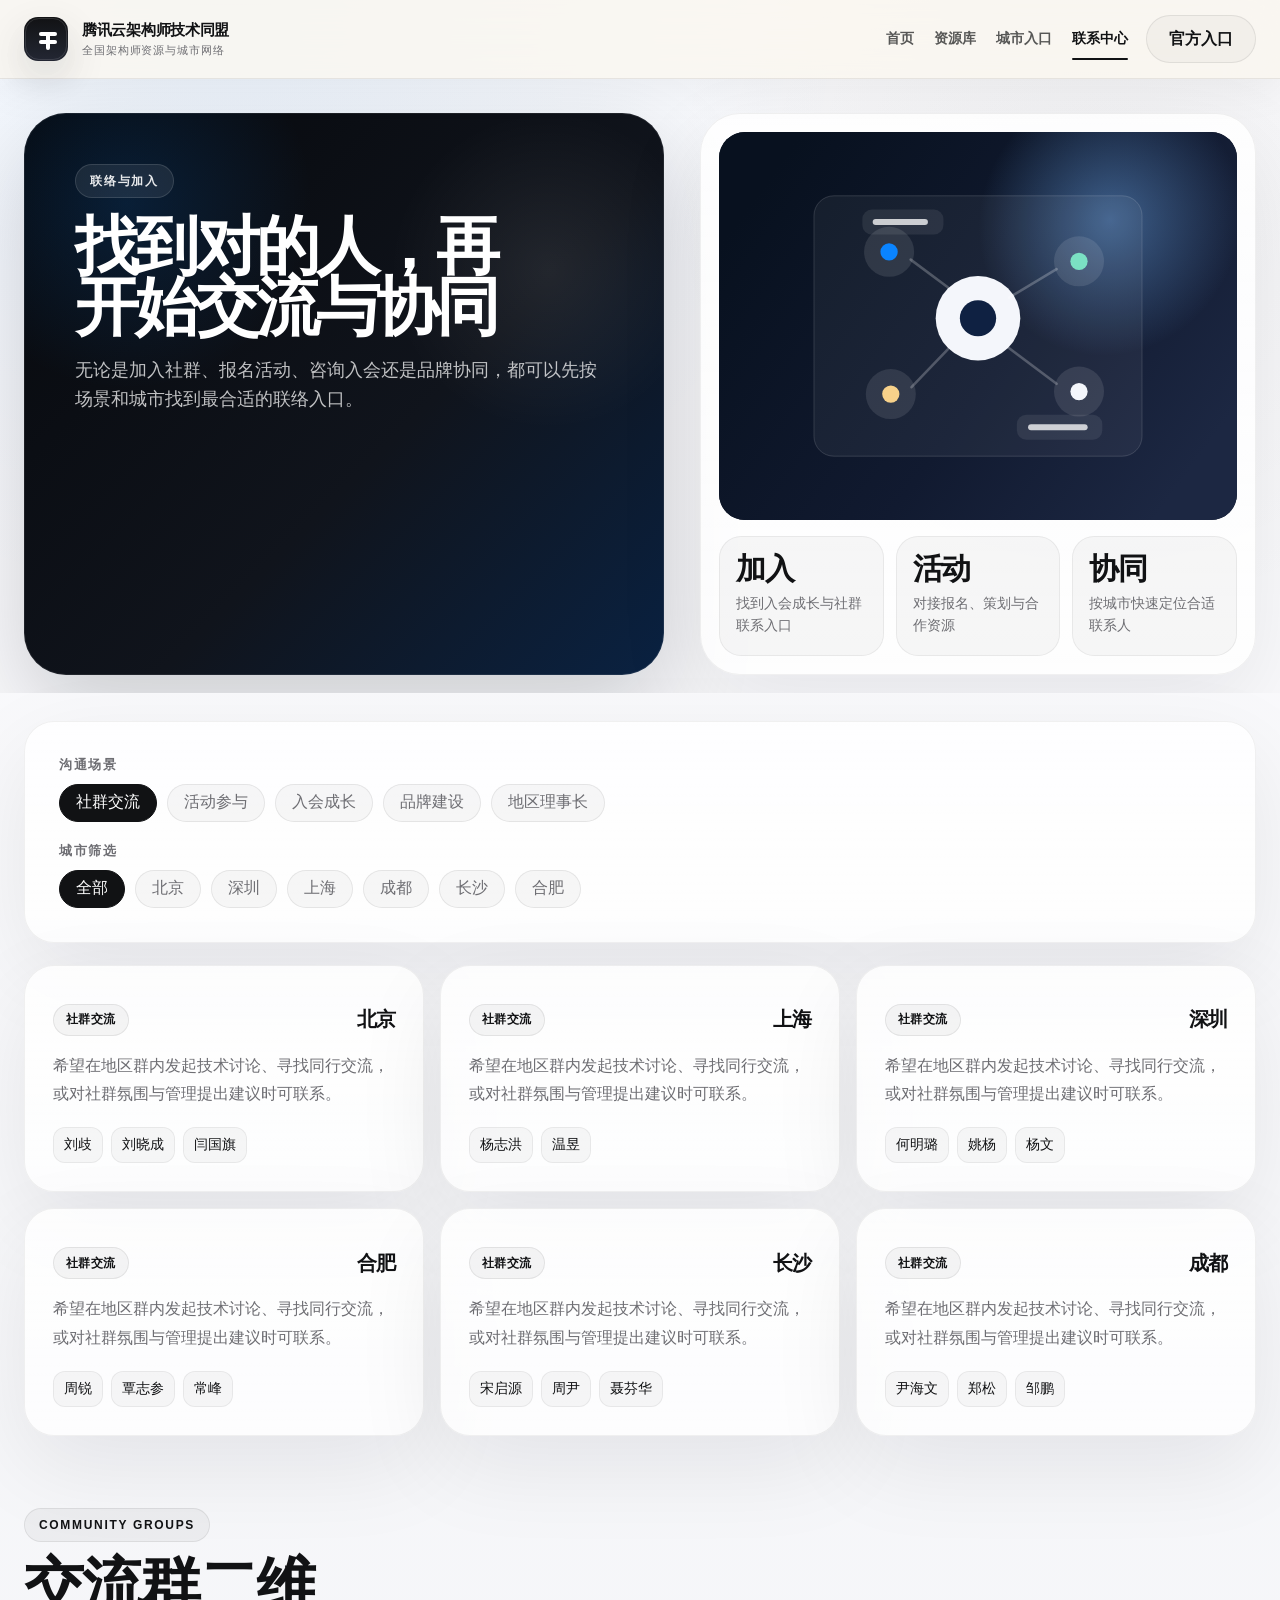
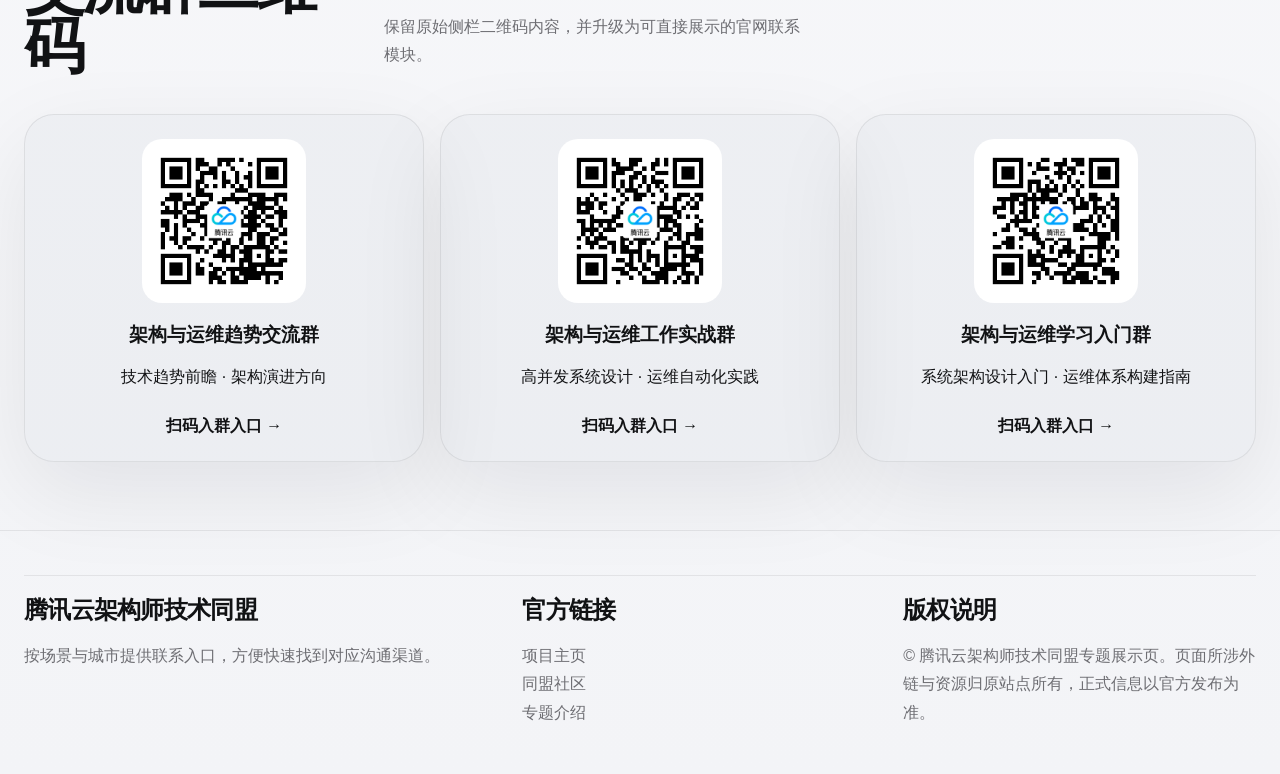
<file: contact.html>
<!DOCTYPE html>
<html lang="zh-CN">
<head>
  <meta charset="UTF-8" />
  <meta name="viewport" content="width=device-width, initial-scale=1.0" />
  <title>联系中心｜腾讯云架构师技术同盟</title>
  <meta name="description" content="按场景与地区查找同盟联系人和沟通入口。" />
  <link rel="stylesheet" href="styles.css?v=20260402-16" />
  
</head>
<body>
  <div class="scroll-progress" id="scrollProgress"></div>
  <div class="site-shell">
    
    <header class="site-header">
      <div class="container header-inner">
        <div class="header-top">
          <a class="brand" href="index.html" aria-label="同盟全景资源首页">
            <span class="brand-mark" aria-hidden="true">
              <i></i><i></i><i></i>
            </span>
            <span class="brand-text">
              <strong>腾讯云架构师技术同盟</strong>
              <em>全国架构师资源与城市网络</em>
            </span>
          </a>
          <button class="menu-toggle" type="button" data-menu-toggle aria-expanded="false" aria-controls="siteMenu" aria-label="打开导航菜单">
            <span></span><span></span><span></span>
          </button>
        </div>
        <div class="header-menu" id="siteMenu" data-header-menu>
          <nav class="main-nav"><a class="nav-link " href="index.html">首页</a><a class="nav-link " href="resources.html">资源库</a><a class="nav-link " href="regions.html">城市入口</a><a class="nav-link active" href="contact.html">联系中心</a></nav>
          <div class="header-actions">
            <a class="ghost-btn" href="https://cloud.tencent.com/developer/program/tm" target="_blank" rel="noreferrer">官方入口</a>
            <button class="theme-toggle" type="button" data-theme-toggle aria-label="切换深浅色主题">
              <span class="theme-toggle-track"><span class="theme-toggle-thumb"></span></span>
              <span class="theme-toggle-label">主题</span>
            </button>
          </div>
        </div>
      </div>
    </header>
    
    
    <main>
      <section class="page-hero slim-hero contact-hero">
        <div class="container page-hero-grid">
          <div class="reveal">
            <span class="eyebrow">联络与加入</span>
            <h1>找到对的人，再开始交流与协同</h1>
            <p>无论是加入社群、报名活动、咨询入会还是品牌协同，都可以先按场景和城市找到最合适的联络入口。</p>
          </div>
          <div class="hero-showcase glass-card reveal">
            <img src="assets/illustration-contact.svg" alt="同盟联络协同示例插图" />
            <div class="hero-showcase-notes">
              <div><strong>加入</strong><span>找到入会成长与社群联系入口</span></div>
              <div><strong>活动</strong><span>对接报名、策划与合作资源</span></div>
              <div><strong>协同</strong><span>按城市快速定位合适联系人</span></div>
            </div>
          </div>
        </div>
      </section>

      <section class="section-block no-top-pad">
        <div class="container">
          <div class="toolbar glass-card reveal vertical">
            <div>
              <div class="toolbar-title">沟通场景</div>
              <div class="chip-row"><button class="filter-chip active" data-contact-tab="社群交流">社群交流</button><button class="filter-chip " data-contact-tab="活动参与">活动参与</button><button class="filter-chip " data-contact-tab="入会成长">入会成长</button><button class="filter-chip " data-contact-tab="品牌建设">品牌建设</button><button class="filter-chip " data-contact-tab="地区理事长">地区理事长</button></div>
            </div>
            <div>
              <div class="toolbar-title">城市筛选</div>
              <div class="chip-row"><button class="filter-chip active" data-contact-region="全部">全部</button><button class="filter-chip " data-contact-region="北京">北京</button><button class="filter-chip " data-contact-region="深圳">深圳</button><button class="filter-chip " data-contact-region="上海">上海</button><button class="filter-chip " data-contact-region="成都">成都</button><button class="filter-chip " data-contact-region="长沙">长沙</button><button class="filter-chip " data-contact-region="合肥">合肥</button></div>
            </div>
          </div>
          <div class="contact-grid wide" id="contactGrid">
            <article class="contact-card reveal" data-contact-tab="社群交流" data-contact-region="北京">
              <div class="contact-card-top">
                <span class="label-pill tone-violet">社群交流</span>
                <strong>北京</strong>
              </div>
              <p>希望在地区群内发起技术讨论、寻找同行交流，或对社群氛围与管理提出建议时可联系。</p>
              <div class="member-tags"><span>刘歧</span><span>刘晓成</span><span>闫国旗</span></div>
            </article>
            
            <article class="contact-card reveal" data-contact-tab="社群交流" data-contact-region="上海">
              <div class="contact-card-top">
                <span class="label-pill tone-violet">社群交流</span>
                <strong>上海</strong>
              </div>
              <p>希望在地区群内发起技术讨论、寻找同行交流，或对社群氛围与管理提出建议时可联系。</p>
              <div class="member-tags"><span>杨志洪</span><span>温昱</span></div>
            </article>
            
            <article class="contact-card reveal" data-contact-tab="社群交流" data-contact-region="深圳">
              <div class="contact-card-top">
                <span class="label-pill tone-violet">社群交流</span>
                <strong>深圳</strong>
              </div>
              <p>希望在地区群内发起技术讨论、寻找同行交流，或对社群氛围与管理提出建议时可联系。</p>
              <div class="member-tags"><span>何明璐</span><span>姚杨</span><span>杨文</span></div>
            </article>
            
            <article class="contact-card reveal" data-contact-tab="社群交流" data-contact-region="合肥">
              <div class="contact-card-top">
                <span class="label-pill tone-violet">社群交流</span>
                <strong>合肥</strong>
              </div>
              <p>希望在地区群内发起技术讨论、寻找同行交流，或对社群氛围与管理提出建议时可联系。</p>
              <div class="member-tags"><span>周锐</span><span>覃志参</span><span>常峰</span></div>
            </article>
            
            <article class="contact-card reveal" data-contact-tab="社群交流" data-contact-region="长沙">
              <div class="contact-card-top">
                <span class="label-pill tone-violet">社群交流</span>
                <strong>长沙</strong>
              </div>
              <p>希望在地区群内发起技术讨论、寻找同行交流，或对社群氛围与管理提出建议时可联系。</p>
              <div class="member-tags"><span>宋启源</span><span>周尹</span><span>聂芬华</span></div>
            </article>
            
            <article class="contact-card reveal" data-contact-tab="社群交流" data-contact-region="成都">
              <div class="contact-card-top">
                <span class="label-pill tone-violet">社群交流</span>
                <strong>成都</strong>
              </div>
              <p>希望在地区群内发起技术讨论、寻找同行交流，或对社群氛围与管理提出建议时可联系。</p>
              <div class="member-tags"><span>尹海文</span><span>郑松</span><span>邹鹏</span></div>
            </article>
            
            <article class="contact-card reveal" data-contact-tab="活动参与" data-contact-region="北京">
              <div class="contact-card-top">
                <span class="label-pill tone-violet">活动参与</span>
                <strong>北京</strong>
              </div>
              <p>想报名活动、咨询详情、推荐讲师、提供场地资源或策划活动时可联系。</p>
              <div class="member-tags"><span>李庆丰</span><span>鲍丹</span><span>刘晓鹏</span></div>
            </article>
            
            <article class="contact-card reveal" data-contact-tab="活动参与" data-contact-region="上海">
              <div class="contact-card-top">
                <span class="label-pill tone-violet">活动参与</span>
                <strong>上海</strong>
              </div>
              <p>想报名活动、咨询详情、推荐讲师、提供场地资源或策划活动时可联系。</p>
              <div class="member-tags"><span>谢孟军</span><span>屠乐奇</span><span>沈欣</span></div>
            </article>
            
            <article class="contact-card reveal" data-contact-tab="活动参与" data-contact-region="深圳">
              <div class="contact-card-top">
                <span class="label-pill tone-violet">活动参与</span>
                <strong>深圳</strong>
              </div>
              <p>想报名活动、咨询详情、推荐讲师、提供场地资源或策划活动时可联系。</p>
              <div class="member-tags"><span>杨振涛</span><span>王海华</span><span>王拓</span></div>
            </article>
            
            <article class="contact-card reveal" data-contact-tab="活动参与" data-contact-region="合肥">
              <div class="contact-card-top">
                <span class="label-pill tone-violet">活动参与</span>
                <strong>合肥</strong>
              </div>
              <p>想报名活动、咨询详情、推荐讲师、提供场地资源或策划活动时可联系。</p>
              <div class="member-tags"><span>白顺龙</span><span>熊科</span></div>
            </article>
            
            <article class="contact-card reveal" data-contact-tab="活动参与" data-contact-region="长沙">
              <div class="contact-card-top">
                <span class="label-pill tone-violet">活动参与</span>
                <strong>长沙</strong>
              </div>
              <p>想报名活动、咨询详情、推荐讲师、提供场地资源或策划活动时可联系。</p>
              <div class="member-tags"><span>周琼玉</span><span>谢嘉鹏</span><span>赵巍</span></div>
            </article>
            
            <article class="contact-card reveal" data-contact-tab="活动参与" data-contact-region="成都">
              <div class="contact-card-top">
                <span class="label-pill tone-violet">活动参与</span>
                <strong>成都</strong>
              </div>
              <p>想报名活动、咨询详情、推荐讲师、提供场地资源或策划活动时可联系。</p>
              <div class="member-tags"><span>肖然</span><span>李捷</span><span>刘思玥</span></div>
            </article>
            
            <article class="contact-card reveal" data-contact-tab="入会成长" data-contact-region="北京">
              <div class="contact-card-top">
                <span class="label-pill tone-violet">入会成长</span>
                <strong>北京</strong>
              </div>
              <p>需要入会资料、跟进入会审核状态，或对成长值规则与积分记录有疑问时可联系。</p>
              <div class="member-tags"><span>肖宇</span><span>温涛</span><span>王铭孜</span></div>
            </article>
            
            <article class="contact-card reveal" data-contact-tab="入会成长" data-contact-region="上海">
              <div class="contact-card-top">
                <span class="label-pill tone-violet">入会成长</span>
                <strong>上海</strong>
              </div>
              <p>需要入会资料、跟进入会审核状态，或对成长值规则与积分记录有疑问时可联系。</p>
              <div class="member-tags"><span>丁涛</span><span>丁雪丰</span><span>欧黎源</span></div>
            </article>
            
            <article class="contact-card reveal" data-contact-tab="入会成长" data-contact-region="深圳">
              <div class="contact-card-top">
                <span class="label-pill tone-violet">入会成长</span>
                <strong>深圳</strong>
              </div>
              <p>需要入会资料、跟进入会审核状态，或对成长值规则与积分记录有疑问时可联系。</p>
              <div class="member-tags"><span>陈迪豪</span><span>黄道泳</span></div>
            </article>
            
            <article class="contact-card reveal" data-contact-tab="入会成长" data-contact-region="合肥">
              <div class="contact-card-top">
                <span class="label-pill tone-violet">入会成长</span>
                <strong>合肥</strong>
              </div>
              <p>需要入会资料、跟进入会审核状态，或对成长值规则与积分记录有疑问时可联系。</p>
              <div class="member-tags"><span>骆彬彬</span><span>王津银</span><span>李伟山</span></div>
            </article>
            
            <article class="contact-card reveal" data-contact-tab="入会成长" data-contact-region="长沙">
              <div class="contact-card-top">
                <span class="label-pill tone-violet">入会成长</span>
                <strong>长沙</strong>
              </div>
              <p>需要入会资料、跟进入会审核状态，或对成长值规则与积分记录有疑问时可联系。</p>
              <div class="member-tags"><span>李文强</span><span>孙夏</span><span>蒋欣</span></div>
            </article>
            
            <article class="contact-card reveal" data-contact-tab="入会成长" data-contact-region="成都">
              <div class="contact-card-top">
                <span class="label-pill tone-violet">入会成长</span>
                <strong>成都</strong>
              </div>
              <p>需要入会资料、跟进入会审核状态，或对成长值规则与积分记录有疑问时可联系。</p>
              <div class="member-tags"><span>李中华</span><span>吴琛</span><span>蒋涛</span></div>
            </article>
            
            <article class="contact-card reveal" data-contact-tab="品牌建设" data-contact-region="北京">
              <div class="contact-card-top">
                <span class="label-pill tone-violet">品牌建设</span>
                <strong>北京</strong>
              </div>
              <p>希望进行专访、专栏、品牌曝光合作，或对同盟品牌建设提出创意建议时可联系。</p>
              <div class="member-tags"><span>蔡昌艳</span><span>曹洪伟</span><span>李卓</span></div>
            </article>
            
            <article class="contact-card reveal" data-contact-tab="品牌建设" data-contact-region="上海">
              <div class="contact-card-top">
                <span class="label-pill tone-violet">品牌建设</span>
                <strong>上海</strong>
              </div>
              <p>希望进行专访、专栏、品牌曝光合作，或对同盟品牌建设提出创意建议时可联系。</p>
              <div class="member-tags"><span>庄鹏</span><span>翟永超</span><span>薛晓刚</span></div>
            </article>
            
            <article class="contact-card reveal" data-contact-tab="品牌建设" data-contact-region="深圳">
              <div class="contact-card-top">
                <span class="label-pill tone-violet">品牌建设</span>
                <strong>深圳</strong>
              </div>
              <p>希望进行专访、专栏、品牌曝光合作，或对同盟品牌建设提出创意建议时可联系。</p>
              <div class="member-tags"><span>李健青</span><span>林强</span></div>
            </article>
            
            <article class="contact-card reveal" data-contact-tab="品牌建设" data-contact-region="合肥">
              <div class="contact-card-top">
                <span class="label-pill tone-violet">品牌建设</span>
                <strong>合肥</strong>
              </div>
              <p>希望进行专访、专栏、品牌曝光合作，或对同盟品牌建设提出创意建议时可联系。</p>
              <div class="member-tags"><span>宋国磊</span><span>章小飞</span></div>
            </article>
            
            <article class="contact-card reveal" data-contact-tab="品牌建设" data-contact-region="长沙">
              <div class="contact-card-top">
                <span class="label-pill tone-violet">品牌建设</span>
                <strong>长沙</strong>
              </div>
              <p>希望进行专访、专栏、品牌曝光合作，或对同盟品牌建设提出创意建议时可联系。</p>
              <div class="member-tags"><span>袁清</span><span>李发辉</span><span>简金秋</span></div>
            </article>
            
            <article class="contact-card reveal" data-contact-tab="品牌建设" data-contact-region="成都">
              <div class="contact-card-top">
                <span class="label-pill tone-violet">品牌建设</span>
                <strong>成都</strong>
              </div>
              <p>希望进行专访、专栏、品牌曝光合作，或对同盟品牌建设提出创意建议时可联系。</p>
              <div class="member-tags"><span>陈焱</span><span>张石</span><span>廖茂成</span></div>
            </article>
            
            <article class="contact-card reveal" data-contact-tab="地区理事长" data-contact-region="北京">
              <div class="contact-card-top">
                <span class="label-pill tone-violet">地区理事长</span>
                <strong>北京</strong>
              </div>
              <p>涉及跨模块协同、地区年度规划共建，或其他重大、特殊事项时可联系地区理事长。</p>
              <div class="member-tags"><span>吴非</span></div>
            </article>
            
            <article class="contact-card reveal" data-contact-tab="地区理事长" data-contact-region="上海">
              <div class="contact-card-top">
                <span class="label-pill tone-violet">地区理事长</span>
                <strong>上海</strong>
              </div>
              <p>涉及跨模块协同、地区年度规划共建，或其他重大、特殊事项时可联系地区理事长。</p>
              <div class="member-tags"><span>马俊</span></div>
            </article>
            
            <article class="contact-card reveal" data-contact-tab="地区理事长" data-contact-region="深圳">
              <div class="contact-card-top">
                <span class="label-pill tone-violet">地区理事长</span>
                <strong>深圳</strong>
              </div>
              <p>涉及跨模块协同、地区年度规划共建，或其他重大、特殊事项时可联系地区理事长。</p>
              <div class="member-tags"><span>钱勇</span></div>
            </article>
            
            <article class="contact-card reveal" data-contact-tab="地区理事长" data-contact-region="合肥">
              <div class="contact-card-top">
                <span class="label-pill tone-violet">地区理事长</span>
                <strong>合肥</strong>
              </div>
              <p>涉及跨模块协同、地区年度规划共建，或其他重大、特殊事项时可联系地区理事长。</p>
              <div class="member-tags"><span>江冬勤</span></div>
            </article>
            
            <article class="contact-card reveal" data-contact-tab="地区理事长" data-contact-region="长沙">
              <div class="contact-card-top">
                <span class="label-pill tone-violet">地区理事长</span>
                <strong>长沙</strong>
              </div>
              <p>涉及跨模块协同、地区年度规划共建，或其他重大、特殊事项时可联系地区理事长。</p>
              <div class="member-tags"><span>李颖悟</span></div>
            </article>
            
            <article class="contact-card reveal" data-contact-tab="地区理事长" data-contact-region="成都">
              <div class="contact-card-top">
                <span class="label-pill tone-violet">地区理事长</span>
                <strong>成都</strong>
              </div>
              <p>涉及跨模块协同、地区年度规划共建，或其他重大、特殊事项时可联系地区理事长。</p>
              <div class="member-tags"><span>王璞</span></div>
            </article>
            </div>
        </div>
      </section>

      <section class="section-block">
        <div class="container">
          <div class="section-head reveal">
            <div>
              <span class="eyebrow">Community Groups</span>
              <h2>交流群二维码</h2>
            </div>
            <p>保留原始侧栏二维码内容，并升级为可直接展示的官网联系模块。</p>
          </div>
          <div class="qr-grid"><a class="qr-card reveal" href="https://cs.cloud.tencent.com/workbench/qrcode.html#/choose-chat?id=1916395432843370690&amp;tenantId=ww789e9f3da49daa91&amp;cid=ww789e9f3da49daa91" target="_blank" rel="noreferrer">
             <img src="assets/sidebar-qr-01.png" alt="架构与运维趋势交流群" />
             <h3>架构与运维趋势交流群</h3>
             <p>技术趋势前瞻 · 架构演进方向</p>
             <span class="text-link">扫码入群入口 →</span>
           </a><a class="qr-card reveal" href="https://cs.cloud.tencent.com/workbench/qrcode.html#/choose-chat?id=1916407921517744130&amp;tenantId=ww789e9f3da49daa91&amp;cid=ww789e9f3da49daa91" target="_blank" rel="noreferrer">
             <img src="assets/sidebar-qr-02.png" alt="架构与运维工作实战群" />
             <h3>架构与运维工作实战群</h3>
             <p>高并发系统设计 · 运维自动化实践</p>
             <span class="text-link">扫码入群入口 →</span>
           </a><a class="qr-card reveal" href="https://cs.cloud.tencent.com/workbench/qrcode.html#/choose-chat?id=1916408148001771521&amp;tenantId=ww789e9f3da49daa91&amp;cid=ww789e9f3da49daa91" target="_blank" rel="noreferrer">
             <img src="assets/sidebar-qr-03.png" alt="架构与运维学习入门群" />
             <h3>架构与运维学习入门群</h3>
             <p>系统架构设计入门 · 运维体系构建指南</p>
             <span class="text-link">扫码入群入口 →</span>
           </a></div>
        </div>
      </section>
    </main>
    
    
    <footer class="site-footer">
      <div class="container footer-grid">
        <div>
          <div class="footer-title">腾讯云架构师技术同盟</div>
          <p>按场景与城市提供联系入口，方便快速找到对应沟通渠道。</p>
        </div>
        <div>
          <div class="footer-title">官方链接</div>
          <p><a href="https://cloud.tencent.com/developer/program/tm" target="_blank" rel="noreferrer">项目主页</a><br/><a href="https://cloud.tencent.com/developer/zone/tm" target="_blank" rel="noreferrer">同盟社区</a><br/><a href="https://cloud.tencent.com/developer/article/2625140" target="_blank" rel="noreferrer">专题介绍</a></p>
        </div>
        <div>
          <div class="footer-title">版权说明</div>
          <p>© 腾讯云架构师技术同盟专题展示页。页面所涉外链与资源归原站点所有，正式信息以官方发布为准。</p>
        </div>
      </div>
    </footer>
    
  </div>
  <button class="back-top" type="button" data-back-top aria-label="返回顶部">↑</button>
  <script src="data.js?v=20260402-11"></script>
  <script src="app.js?v=20260402-16"></script>
</body>
</html>
</file>
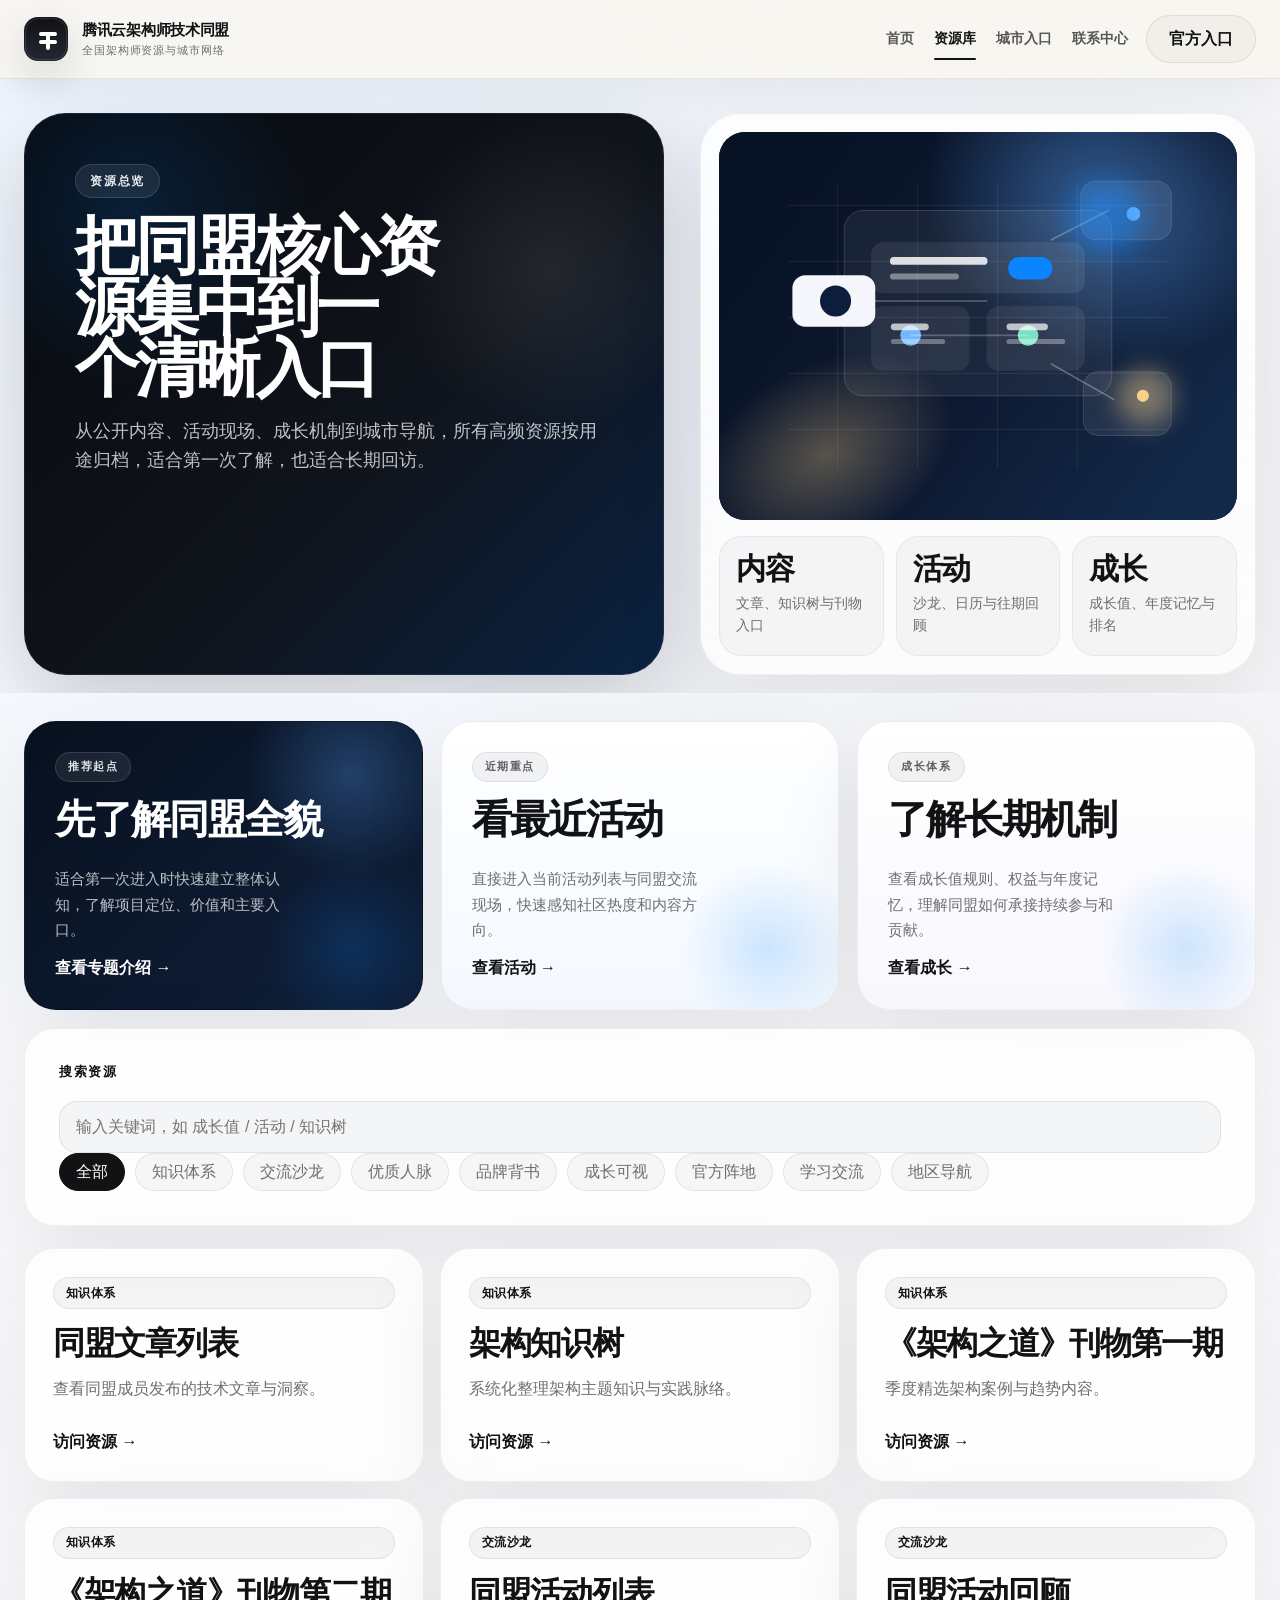
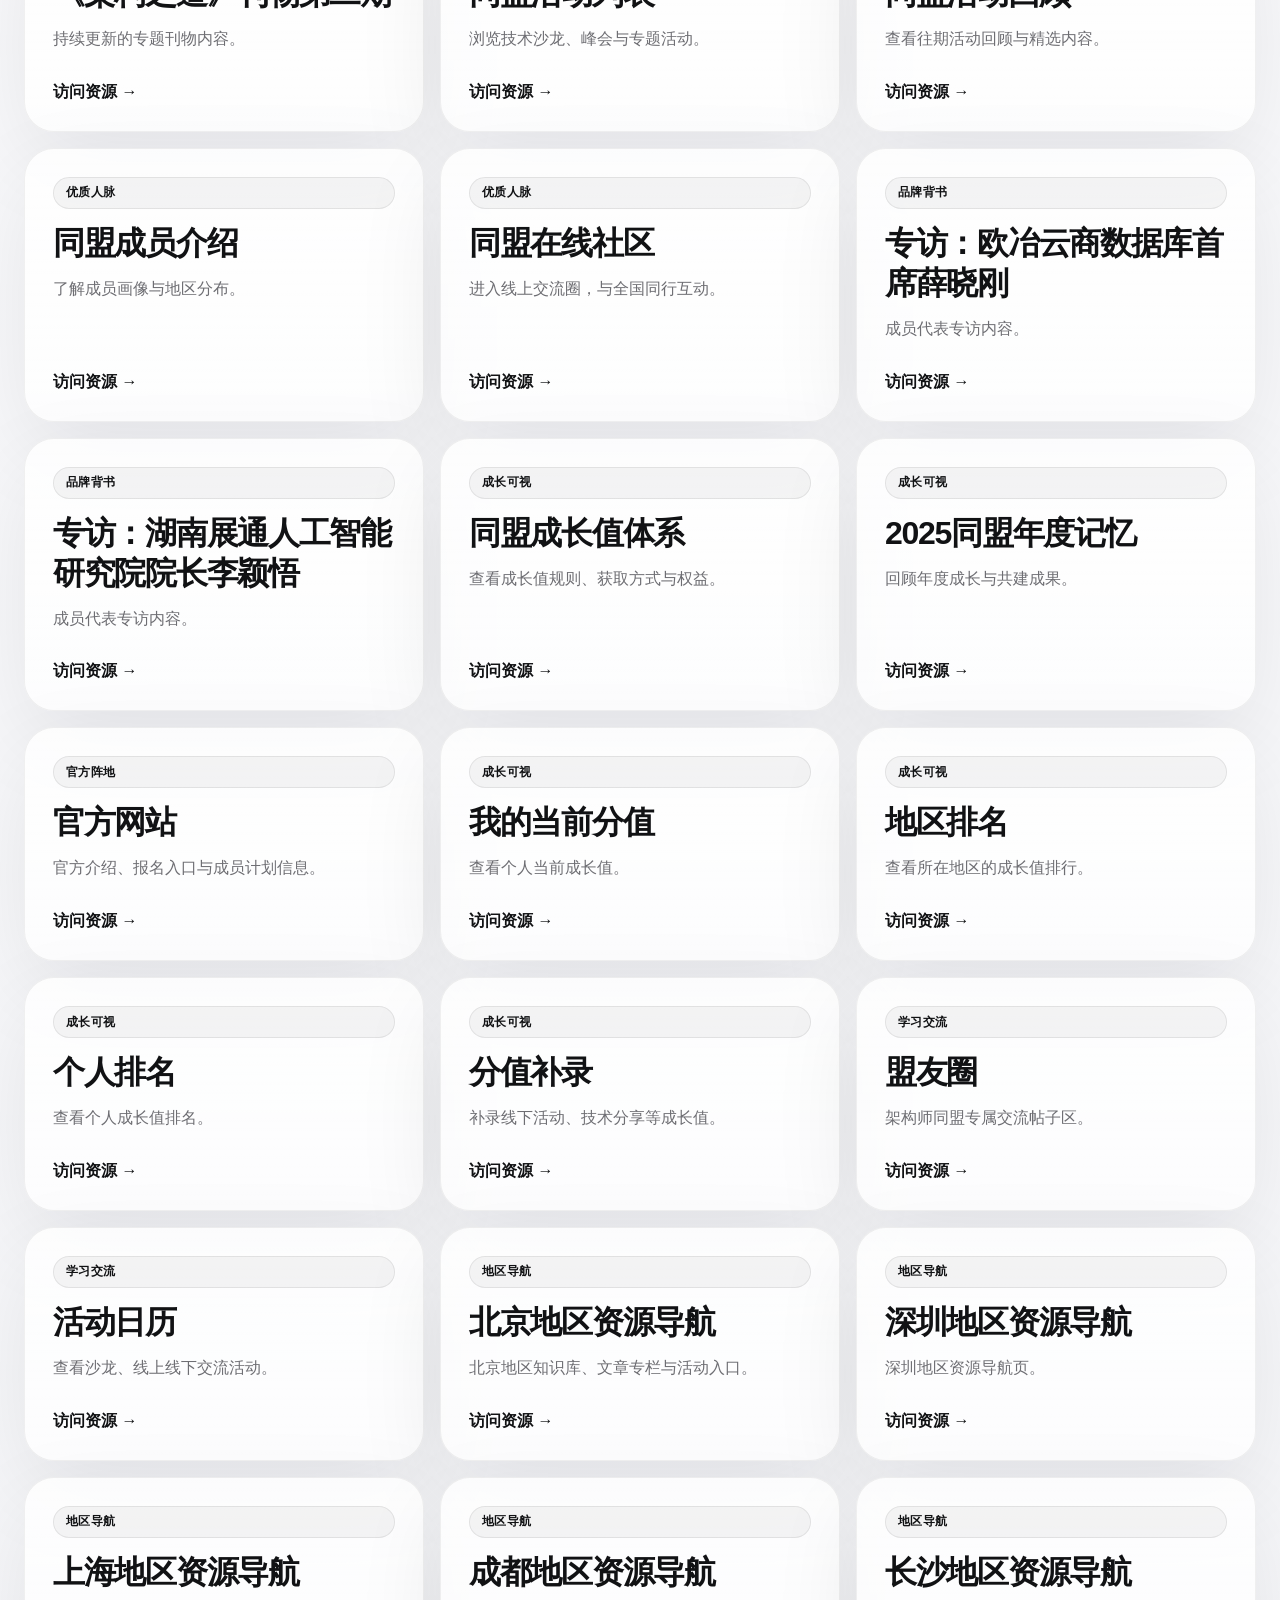
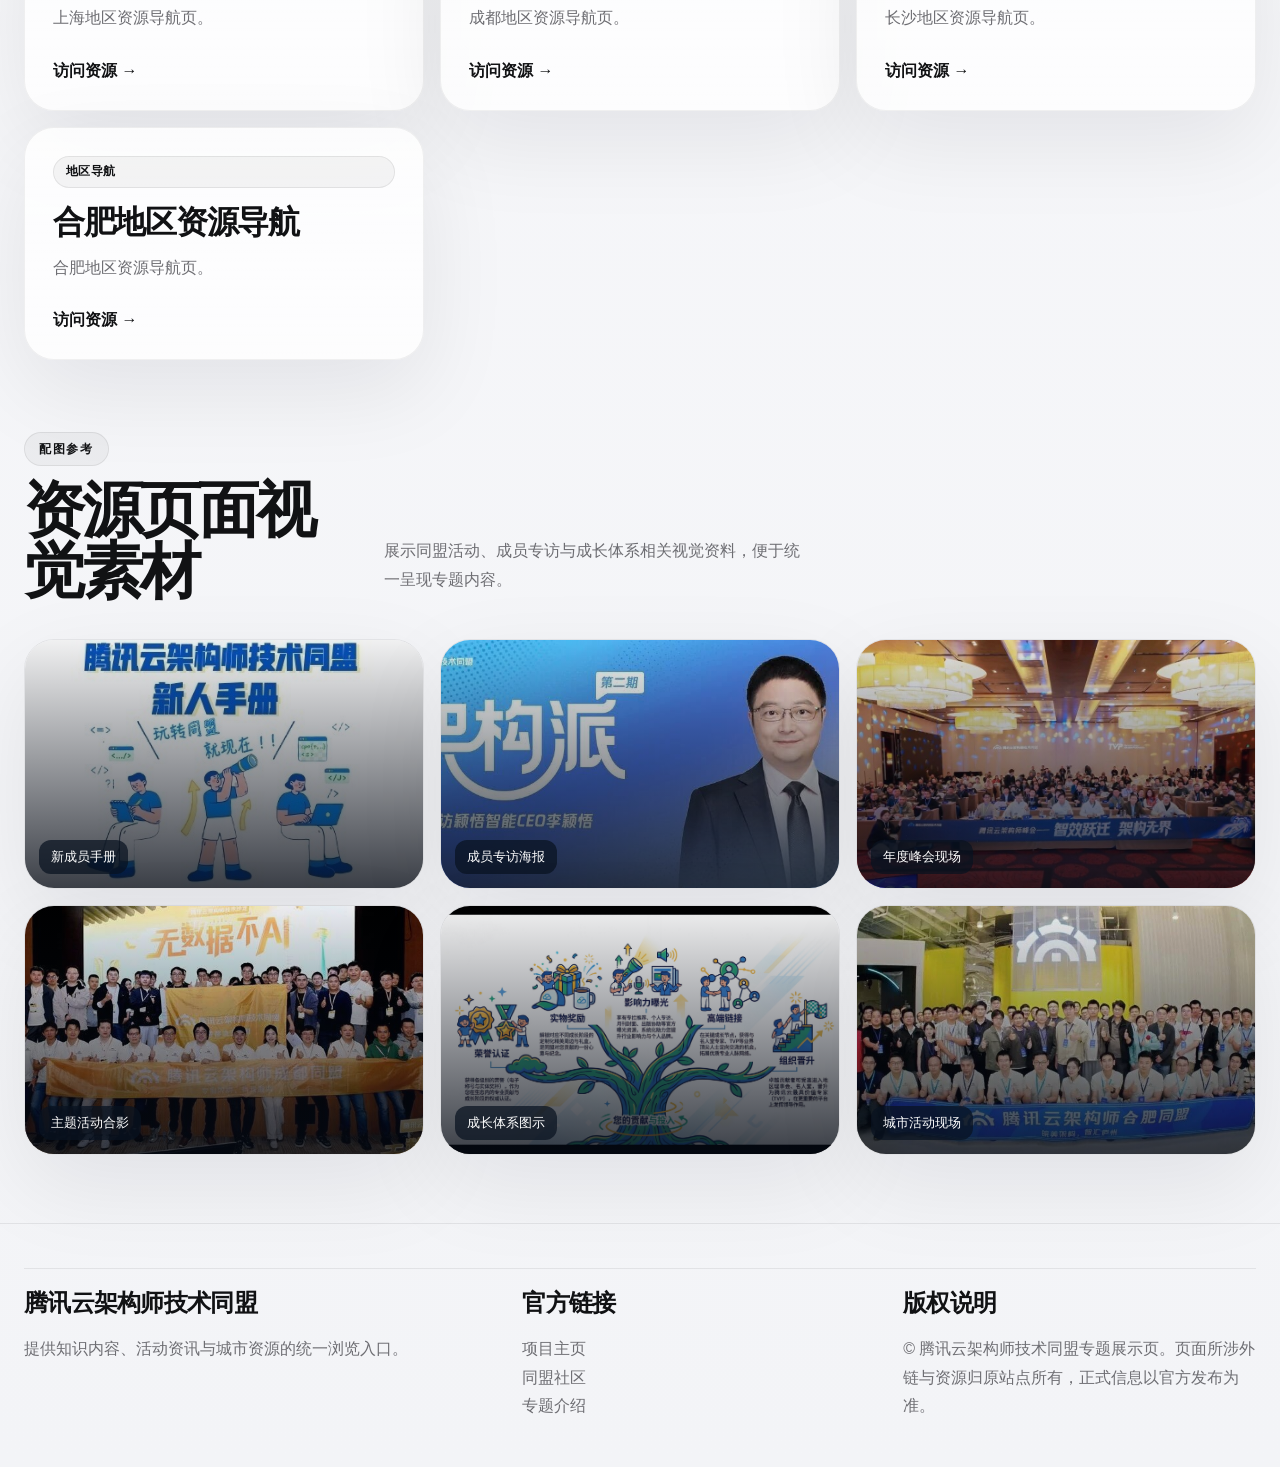
<file: resources.html>
<!DOCTYPE html>
<html lang="zh-CN">
<head>
  <meta charset="UTF-8" />
  <meta name="viewport" content="width=device-width, initial-scale=1.0" />
  <title>资源库｜腾讯云架构师技术同盟</title>
  <meta name="description" content="按主题浏览同盟知识、活动、成长与城市资源入口。" />
  <link rel="stylesheet" href="styles.css?v=20260402-16" />
  
</head>
<body>
  <div class="scroll-progress" id="scrollProgress"></div>
  <div class="site-shell">
    
    <header class="site-header">
      <div class="container header-inner">
        <div class="header-top">
          <a class="brand" href="index.html" aria-label="同盟全景资源首页">
            <span class="brand-mark" aria-hidden="true">
              <i></i><i></i><i></i>
            </span>
            <span class="brand-text">
              <strong>腾讯云架构师技术同盟</strong>
              <em>全国架构师资源与城市网络</em>
            </span>
          </a>
          <button class="menu-toggle" type="button" data-menu-toggle aria-expanded="false" aria-controls="siteMenu" aria-label="打开导航菜单">
            <span></span><span></span><span></span>
          </button>
        </div>
        <div class="header-menu" id="siteMenu" data-header-menu>
          <nav class="main-nav"><a class="nav-link " href="index.html">首页</a><a class="nav-link active" href="resources.html">资源库</a><a class="nav-link " href="regions.html">城市入口</a><a class="nav-link " href="contact.html">联系中心</a></nav>
          <div class="header-actions">
            <a class="ghost-btn" href="https://cloud.tencent.com/developer/program/tm" target="_blank" rel="noreferrer">官方入口</a>
            <button class="theme-toggle" type="button" data-theme-toggle aria-label="切换深浅色主题">
              <span class="theme-toggle-track"><span class="theme-toggle-thumb"></span></span>
              <span class="theme-toggle-label">主题</span>
            </button>
          </div>
        </div>
      </div>
    </header>
    
    
    <main>
      <section class="page-hero slim-hero resource-hero">
        <div class="container page-hero-grid">
          <div class="reveal">
            <span class="eyebrow">资源总览</span>
            <h1>把同盟核心资源集中到一个清晰入口</h1>
            <p>从公开内容、活动现场、成长机制到城市导航，所有高频资源按用途归档，适合第一次了解，也适合长期回访。</p>
          </div>
          <div class="hero-showcase glass-card reveal">
            <img src="assets/illustration-hub.svg" alt="同盟资源结构示例插图" />
            <div class="hero-showcase-notes">
              <div><strong>内容</strong><span>文章、知识树与刊物入口</span></div>
              <div><strong>活动</strong><span>沙龙、日历与往期回顾</span></div>
              <div><strong>成长</strong><span>成长值、年度记忆与排名</span></div>
            </div>
          </div>
        </div>
      </section>

      <section class="section-block no-top-pad">
        <div class="container">
          <div class="curation-grid">
            <a class="curation-card curation-card-dark reveal" href="https://cloud.tencent.com/developer/article/2625140" target="_blank" rel="noreferrer">
              <span class="gateway-kicker">推荐起点</span>
              <h3>先了解同盟全貌</h3>
              <p>适合第一次进入时快速建立整体认知，了解项目定位、价值和主要入口。</p>
              <span class="text-link">查看专题介绍 →</span>
            </a>
            <a class="curation-card reveal" href="https://cloud.tencent.com/developer/salon/activities?topic=5170" target="_blank" rel="noreferrer">
              <span class="gateway-kicker">近期重点</span>
              <h3>看最近活动</h3>
              <p>直接进入当前活动列表与同盟交流现场，快速感知社区热度和内容方向。</p>
              <span class="text-link">查看活动 →</span>
            </a>
            <a class="curation-card reveal" href="https://doc.weixin.qq.com/smartsheet/s3_AfQACAaJAKoQkrVfzQtSMu05VHiv0?scode=AJEAIQdfAAocz0HazgAYQARQaXAI0&amp;tab=tcV054&amp;viewId=vK9fft" target="_blank" rel="noreferrer">
              <span class="gateway-kicker">成长体系</span>
              <h3>了解长期机制</h3>
              <p>查看成长值规则、权益与年度记忆，理解同盟如何承接持续参与和贡献。</p>
              <span class="text-link">查看成长 →</span>
            </a>
          </div>
          <div class="toolbar glass-card reveal">
            <label class="search-box">
              <span>搜索资源</span>
              <input type="search" id="resourceSearch" placeholder="输入关键词，如 成长值 / 活动 / 知识树" />
            </label>
            <div class="chip-row"><button class="filter-chip active" data-category="全部">全部</button><button class="filter-chip " data-category="知识体系">知识体系</button><button class="filter-chip " data-category="交流沙龙">交流沙龙</button><button class="filter-chip " data-category="优质人脉">优质人脉</button><button class="filter-chip " data-category="品牌背书">品牌背书</button><button class="filter-chip " data-category="成长可视">成长可视</button><button class="filter-chip " data-category="官方阵地">官方阵地</button><button class="filter-chip " data-category="学习交流">学习交流</button><button class="filter-chip " data-category="地区导航">地区导航</button></div>
          </div>
          <div class="resource-grid wide" id="resourceGrid">
        <a class="resource-card reveal" href="https://cloud.tencent.com/developer/zone/tm?tab=article" data-category="知识体系" data-search="同盟文章列表 查看同盟成员发布的技术文章与洞察。 知识体系" target="_blank" rel="noreferrer">
          <span class="label-pill tone-cyan">知识体系</span>
          <h3>同盟文章列表</h3>
          <p>查看同盟成员发布的技术文章与洞察。</p>
          <span class="text-link">访问资源 →</span>
        </a>
        
        <a class="resource-card reveal" href="https://doc.weixin.qq.com/smartsheet/s3_AfQACAaJAKoCNCHZUUrA7SsGceqwD?scode=AJEAIQdfAAo7Zqo5M0AYQARQaXAI0&amp;tab=db_5TWcoK" data-category="知识体系" data-search="架构知识树 系统化整理架构主题知识与实践脉络。 知识体系" target="_blank" rel="noreferrer">
          <span class="label-pill tone-cyan">知识体系</span>
          <h3>架构知识树</h3>
          <p>系统化整理架构主题知识与实践脉络。</p>
          <span class="text-link">访问资源 →</span>
        </a>
        
        <a class="resource-card reveal" href="https://docs.qq.com/pdf/DUU1ubUpJZXVBdWZH" data-category="知识体系" data-search="《架构之道》刊物第一期 季度精选架构案例与趋势内容。 知识体系" target="_blank" rel="noreferrer">
          <span class="label-pill tone-cyan">知识体系</span>
          <h3>《架构之道》刊物第一期</h3>
          <p>季度精选架构案例与趋势内容。</p>
          <span class="text-link">访问资源 →</span>
        </a>
        
        <a class="resource-card reveal" href="https://docs.qq.com/pdf/DUXFpWXNrcEt2aGVt" data-category="知识体系" data-search="《架构之道》刊物第二期 持续更新的专题刊物内容。 知识体系" target="_blank" rel="noreferrer">
          <span class="label-pill tone-cyan">知识体系</span>
          <h3>《架构之道》刊物第二期</h3>
          <p>持续更新的专题刊物内容。</p>
          <span class="text-link">访问资源 →</span>
        </a>
        
        <a class="resource-card reveal" href="https://cloud.tencent.com/developer/salon/activities?topic=5170" data-category="交流沙龙" data-search="同盟活动列表 浏览技术沙龙、峰会与专题活动。 交流沙龙" target="_blank" rel="noreferrer">
          <span class="label-pill tone-blue">交流沙龙</span>
          <h3>同盟活动列表</h3>
          <p>浏览技术沙龙、峰会与专题活动。</p>
          <span class="text-link">访问资源 →</span>
        </a>
        
        <a class="resource-card reveal" href="https://mp.weixin.qq.com/mpappsalbum?__biz=MzIyMTQ0MTkyNw==&amp;action=getalbum&amp;album_id=4363131295338594321&amp;scene=126&amp;sessionid=1769655132516#wechat_redirect" data-category="交流沙龙" data-search="同盟活动回顾 查看往期活动回顾与精选内容。 交流沙龙" target="_blank" rel="noreferrer">
          <span class="label-pill tone-blue">交流沙龙</span>
          <h3>同盟活动回顾</h3>
          <p>查看往期活动回顾与精选内容。</p>
          <span class="text-link">访问资源 →</span>
        </a>
        
        <a class="resource-card reveal" href="https://cloud.tencent.com/developer/program/tm" data-category="优质人脉" data-search="同盟成员介绍 了解成员画像与地区分布。 优质人脉" target="_blank" rel="noreferrer">
          <span class="label-pill tone-violet">优质人脉</span>
          <h3>同盟成员介绍</h3>
          <p>了解成员画像与地区分布。</p>
          <span class="text-link">访问资源 →</span>
        </a>
        
        <a class="resource-card reveal" href="https://cloud.tencent.com/developer/zone/tm" data-category="优质人脉" data-search="同盟在线社区 进入线上交流圈，与全国同行互动。 优质人脉" target="_blank" rel="noreferrer">
          <span class="label-pill tone-violet">优质人脉</span>
          <h3>同盟在线社区</h3>
          <p>进入线上交流圈，与全国同行互动。</p>
          <span class="text-link">访问资源 →</span>
        </a>
        
        <a class="resource-card reveal" href="https://mp.weixin.qq.com/s/aAUwzaIOAg6JgEXego3rXA?scene=1&amp;click_id=22" data-category="品牌背书" data-search="专访：欧冶云商数据库首席薛晓刚 成员代表专访内容。 品牌背书" target="_blank" rel="noreferrer">
          <span class="label-pill tone-gold">品牌背书</span>
          <h3>专访：欧冶云商数据库首席薛晓刚</h3>
          <p>成员代表专访内容。</p>
          <span class="text-link">访问资源 →</span>
        </a>
        
        <a class="resource-card reveal" href="https://mp.weixin.qq.com/s/di7luigU9d6gYHrKcBSFnw?scene=1&amp;click_id=21" data-category="品牌背书" data-search="专访：湖南展通人工智能研究院院长李颖悟 成员代表专访内容。 品牌背书" target="_blank" rel="noreferrer">
          <span class="label-pill tone-gold">品牌背书</span>
          <h3>专访：湖南展通人工智能研究院院长李颖悟</h3>
          <p>成员代表专访内容。</p>
          <span class="text-link">访问资源 →</span>
        </a>
        
        <a class="resource-card reveal" href="https://doc.weixin.qq.com/smartsheet/s3_AfQACAaJAKoQkrVfzQtSMu05VHiv0?scode=AJEAIQdfAAocz0HazgAYQARQaXAI0&amp;tab=tcV054&amp;viewId=vK9fft" data-category="成长可视" data-search="同盟成长值体系 查看成长值规则、获取方式与权益。 成长可视" target="_blank" rel="noreferrer">
          <span class="label-pill tone-green">成长可视</span>
          <h3>同盟成长值体系</h3>
          <p>查看成长值规则、获取方式与权益。</p>
          <span class="text-link">访问资源 →</span>
        </a>
        
        <a class="resource-card reveal" href="https://mp.weixin.qq.com/s/JNtivt0rOl-2z4YSeaZWOQ" data-category="成长可视" data-search="2025同盟年度记忆 回顾年度成长与共建成果。 成长可视" target="_blank" rel="noreferrer">
          <span class="label-pill tone-green">成长可视</span>
          <h3>2025同盟年度记忆</h3>
          <p>回顾年度成长与共建成果。</p>
          <span class="text-link">访问资源 →</span>
        </a>
        
        <a class="resource-card reveal" href="https://cloud.tencent.com/developer/program/tm" data-category="官方阵地" data-search="官方网站 官方介绍、报名入口与成员计划信息。 官方阵地" target="_blank" rel="noreferrer">
          <span class="label-pill tone-blue">官方阵地</span>
          <h3>官方网站</h3>
          <p>官方介绍、报名入口与成员计划信息。</p>
          <span class="text-link">访问资源 →</span>
        </a>
        
        <a class="resource-card reveal" href="https://doc.weixin.qq.com/smartsheet/s3_AfQACAaJAKoQkrVfzQtSMu05VHiv0?scode=AJEAIQdfAAowqLAszrAYQARQaXAI0&amp;tab=tcV054&amp;viewId=vK9fft" data-category="成长可视" data-search="我的当前分值 查看个人当前成长值。 成长可视" target="_blank" rel="noreferrer">
          <span class="label-pill tone-green">成长可视</span>
          <h3>我的当前分值</h3>
          <p>查看个人当前成长值。</p>
          <span class="text-link">访问资源 →</span>
        </a>
        
        <a class="resource-card reveal" href="https://doc.weixin.qq.com/smartsheet/s3_AfQACAaJAKoQkrVfzQtSMu05VHiv0?scode=AJEAIQdfAAor2oa8FaAYQARQaXAI0&amp;tab=db_L9Phd0&amp;viewId=vK9fft" data-category="成长可视" data-search="地区排名 查看所在地区的成长值排行。 成长可视" target="_blank" rel="noreferrer">
          <span class="label-pill tone-green">成长可视</span>
          <h3>地区排名</h3>
          <p>查看所在地区的成长值排行。</p>
          <span class="text-link">访问资源 →</span>
        </a>
        
        <a class="resource-card reveal" href="https://doc.weixin.qq.com/smartsheet/s3_AfQACAaJAKoQkrVfzQtSMu05VHiv0?scode=AJEAIQdfAAoq1K2tyRAYQARQaXAI0&amp;tab=db_tTpnrr&amp;viewId=vK9fft" data-category="成长可视" data-search="个人排名 查看个人成长值排名。 成长可视" target="_blank" rel="noreferrer">
          <span class="label-pill tone-green">成长可视</span>
          <h3>个人排名</h3>
          <p>查看个人成长值排名。</p>
          <span class="text-link">访问资源 →</span>
        </a>
        
        <a class="resource-card reveal" href="https://wj.qq.com/r/login.html?s_url=https%3A%2F%2Fwj.qq.com%2Fs2%2F24397802%2F1ced%2F&amp;sid=24397802&amp;hash=1ced&amp;login_type=unite&amp;scene_type=respondent&amp;wj_lang=zhs" data-category="成长可视" data-search="分值补录 补录线下活动、技术分享等成长值。 成长可视" target="_blank" rel="noreferrer">
          <span class="label-pill tone-green">成长可视</span>
          <h3>分值补录</h3>
          <p>补录线下活动、技术分享等成长值。</p>
          <span class="text-link">访问资源 →</span>
        </a>
        
        <a class="resource-card reveal" href="https://cloud.tencent.com/developer/program/tm" data-category="学习交流" data-search="盟友圈 架构师同盟专属交流帖子区。 学习交流" target="_blank" rel="noreferrer">
          <span class="label-pill tone-violet">学习交流</span>
          <h3>盟友圈</h3>
          <p>架构师同盟专属交流帖子区。</p>
          <span class="text-link">访问资源 →</span>
        </a>
        
        <a class="resource-card reveal" href="https://cloud.tencent.com/developer/salon" data-category="学习交流" data-search="活动日历 查看沙龙、线上线下交流活动。 学习交流" target="_blank" rel="noreferrer">
          <span class="label-pill tone-violet">学习交流</span>
          <h3>活动日历</h3>
          <p>查看沙龙、线上线下交流活动。</p>
          <span class="text-link">访问资源 →</span>
        </a>
        
        <a class="resource-card reveal" href="https://cloud.tencent.com/developer/article/2617814" data-category="地区导航" data-search="北京地区资源导航 北京地区知识库、文章专栏与活动入口。 地区导航" target="_blank" rel="noreferrer">
          <span class="label-pill tone-orange">地区导航</span>
          <h3>北京地区资源导航</h3>
          <p>北京地区知识库、文章专栏与活动入口。</p>
          <span class="text-link">访问资源 →</span>
        </a>
        
        <a class="resource-card reveal" href="https://cloud.tencent.com/developer/article/2625348" data-category="地区导航" data-search="深圳地区资源导航 深圳地区资源导航页。 地区导航" target="_blank" rel="noreferrer">
          <span class="label-pill tone-orange">地区导航</span>
          <h3>深圳地区资源导航</h3>
          <p>深圳地区资源导航页。</p>
          <span class="text-link">访问资源 →</span>
        </a>
        
        <a class="resource-card reveal" href="https://cloud.tencent.com/developer/article/2625338" data-category="地区导航" data-search="上海地区资源导航 上海地区资源导航页。 地区导航" target="_blank" rel="noreferrer">
          <span class="label-pill tone-orange">地区导航</span>
          <h3>上海地区资源导航</h3>
          <p>上海地区资源导航页。</p>
          <span class="text-link">访问资源 →</span>
        </a>
        
        <a class="resource-card reveal" href="https://cloud.tencent.com/developer/article/2625377" data-category="地区导航" data-search="成都地区资源导航 成都地区资源导航页。 地区导航" target="_blank" rel="noreferrer">
          <span class="label-pill tone-orange">地区导航</span>
          <h3>成都地区资源导航</h3>
          <p>成都地区资源导航页。</p>
          <span class="text-link">访问资源 →</span>
        </a>
        
        <a class="resource-card reveal" href="https://cloud.tencent.com/developer/article/2625372" data-category="地区导航" data-search="长沙地区资源导航 长沙地区资源导航页。 地区导航" target="_blank" rel="noreferrer">
          <span class="label-pill tone-orange">地区导航</span>
          <h3>长沙地区资源导航</h3>
          <p>长沙地区资源导航页。</p>
          <span class="text-link">访问资源 →</span>
        </a>
        
        <a class="resource-card reveal" href="https://cloud.tencent.com/developer/article/2625373" data-category="地区导航" data-search="合肥地区资源导航 合肥地区资源导航页。 地区导航" target="_blank" rel="noreferrer">
          <span class="label-pill tone-orange">地区导航</span>
          <h3>合肥地区资源导航</h3>
          <p>合肥地区资源导航页。</p>
          <span class="text-link">访问资源 →</span>
        </a>
        </div>
        </div>
      </section>

      <section class="section-block">
        <div class="container">
          <div class="section-head reveal">
            <div>
              <span class="eyebrow">配图参考</span>
              <h2>资源页面视觉素材</h2>
            </div>
            <p>展示同盟活动、成员专访与成长体系相关视觉资料，便于统一呈现专题内容。</p>
          </div>
          <div class="gallery-grid six"><div class="gallery-card reveal"><img src="assets/snapshot-img-23.jpg" alt="新人手册视觉" /><span>新成员手册</span></div><div class="gallery-card reveal"><img src="assets/snapshot-img-19.jpg" alt="成员专访视觉" /><span>成员专访海报</span></div><div class="gallery-card reveal"><img src="assets/snapshot-img-20.jpg" alt="年度峰会现场" /><span>年度峰会现场</span></div><div class="gallery-card reveal"><img src="assets/snapshot-img-12.jpg" alt="无数据不AI 活动合影" /><span>主题活动合影</span></div><div class="gallery-card reveal"><img src="assets/snapshot-img-11.jpg" alt="成长体系图示" /><span>成长体系图示</span></div><div class="gallery-card reveal"><img src="assets/snapshot-img-16.jpg" alt="深圳同盟活动现场" /><span>城市活动现场</span></div></div>
        </div>
      </section>
    </main>
    
    
    <footer class="site-footer">
      <div class="container footer-grid">
        <div>
          <div class="footer-title">腾讯云架构师技术同盟</div>
          <p>提供知识内容、活动资讯与城市资源的统一浏览入口。</p>
        </div>
        <div>
          <div class="footer-title">官方链接</div>
          <p><a href="https://cloud.tencent.com/developer/program/tm" target="_blank" rel="noreferrer">项目主页</a><br/><a href="https://cloud.tencent.com/developer/zone/tm" target="_blank" rel="noreferrer">同盟社区</a><br/><a href="https://cloud.tencent.com/developer/article/2625140" target="_blank" rel="noreferrer">专题介绍</a></p>
        </div>
        <div>
          <div class="footer-title">版权说明</div>
          <p>© 腾讯云架构师技术同盟专题展示页。页面所涉外链与资源归原站点所有，正式信息以官方发布为准。</p>
        </div>
      </div>
    </footer>
    
  </div>
  <button class="back-top" type="button" data-back-top aria-label="返回顶部">↑</button>
  <script src="data.js?v=20260402-11"></script>
  <script src="app.js?v=20260402-16"></script>
</body>
</html>
</file>
<file: styles.css>
:root {
  --bg: #07131f;
  --bg-soft: #0c1a2d;
  --bg-strong: #10213a;
  --panel: rgba(9, 18, 33, 0.82);
  --panel-strong: rgba(8, 15, 28, 0.94);
  --card: rgba(255, 255, 255, 0.05);
  --card-strong: rgba(255, 255, 255, 0.09);
  --line: rgba(140, 179, 255, 0.14);
  --line-strong: rgba(140, 179, 255, 0.28);
  --text: #f3f7ff;
  --muted: #99acce;
  --brand: #2a7fff;
  --brand-2: #7dc8ff;
  --brand-3: #8f72ff;
  --accent: #68e1ff;
  --gold: #f0c57a;
  --orange: #ff8f5a;
  --shadow: 0 28px 64px rgba(0, 0, 0, 0.28);
  --radius-xl: 32px;
  --radius-lg: 24px;
  --radius-md: 18px;
  --container: min(1240px, calc(100vw - 40px));
  --font-body: "PingFang SC", "Microsoft YaHei", "Segoe UI", sans-serif;
  --font-display: "PingFang SC", "Microsoft YaHei UI", "Microsoft YaHei", sans-serif;
}

html[data-theme='light'] {
  --bg: #f4efe5;
  --bg-soft: #f8f3eb;
  --bg-strong: #ebe3d6;
  --panel: rgba(255, 250, 242, 0.84);
  --panel-strong: rgba(255, 252, 248, 0.94);
  --card: rgba(18, 33, 58, 0.04);
  --card-strong: rgba(18, 33, 58, 0.08);
  --line: rgba(18, 33, 58, 0.09);
  --line-strong: rgba(18, 33, 58, 0.18);
  --text: #13213a;
  --muted: #5f6f86;
  --shadow: 0 28px 64px rgba(75, 59, 26, 0.10);
}

* {
  box-sizing: border-box;
}

html {
  scroll-behavior: smooth;
}

body {
  margin: 0;
  color: var(--text);
  font-family: var(--font-body);
  background:
    radial-gradient(circle at 12% 0%, rgba(42, 127, 255, 0.20), transparent 26%),
    radial-gradient(circle at 88% 14%, rgba(104, 225, 255, 0.12), transparent 22%),
    linear-gradient(180deg, var(--bg) 0%, var(--bg-soft) 40%, var(--bg) 100%);
  min-height: 100vh;
}

body::before,
body::after {
  content: "";
  position: fixed;
  inset: 0;
  pointer-events: none;
  z-index: -1;
}

body::before {
  background-image:
    linear-gradient(rgba(255, 255, 255, 0.05) 1px, transparent 1px),
    linear-gradient(90deg, rgba(255, 255, 255, 0.05) 1px, transparent 1px);
  background-size: 72px 72px;
  opacity: 0.10;
  mask-image: linear-gradient(180deg, rgba(0, 0, 0, 0.52), transparent 90%);
}

body::after {
  background:
    radial-gradient(circle at 20% 20%, rgba(255, 255, 255, 0.08), transparent 18%),
    radial-gradient(circle at 80% 8%, rgba(240, 197, 122, 0.10), transparent 16%);
  opacity: 0.7;
}

html[data-theme='light'] body::before {
  background-image:
    linear-gradient(rgba(19, 33, 58, 0.05) 1px, transparent 1px),
    linear-gradient(90deg, rgba(19, 33, 58, 0.05) 1px, transparent 1px);
}

html[data-theme='light'] body::after {
  opacity: 0.45;
}

a {
  color: inherit;
  text-decoration: none;
}

img {
  display: block;
  max-width: 100%;
}

button,
input {
  font: inherit;
}

.container {
  width: var(--container);
  margin: 0 auto;
}

.site-shell {
  position: relative;
  overflow: clip;
}

.scroll-progress {
  position: fixed;
  top: 0;
  left: 0;
  height: 3px;
  width: 0;
  z-index: 220;
  background: linear-gradient(90deg, var(--brand), var(--accent), var(--gold));
}

.site-header {
  position: sticky;
  top: 0;
  z-index: 200;
  backdrop-filter: blur(22px);
  background: rgba(7, 14, 26, 0.72);
  border-bottom: 1px solid var(--line);
  box-shadow: 0 10px 36px rgba(0, 0, 0, 0.12);
}

html[data-theme='light'] .site-header {
  background: rgba(250, 246, 238, 0.76);
}

.header-inner {
  min-height: 84px;
  display: flex;
  align-items: center;
  justify-content: space-between;
  gap: 24px;
}

.header-top {
  display: flex;
  align-items: center;
  gap: 18px;
  min-width: 0;
}

.brand {
  display: inline-flex;
  align-items: center;
  gap: 14px;
  min-width: 290px;
}

.brand-text {
  min-width: 0;
}

.brand-mark {
  width: 48px;
  height: 48px;
  border-radius: 16px;
  display: grid;
  place-items: center;
  position: relative;
  background: linear-gradient(145deg, var(--brand), var(--brand-2));
  box-shadow: 0 16px 32px rgba(42, 127, 255, 0.28);
}

.brand-mark::after {
  content: "";
  position: absolute;
  inset: 1px;
  border-radius: inherit;
  border: 1px solid rgba(255, 255, 255, 0.22);
}

.brand-mark i {
  position: absolute;
  display: block;
  background: #fff;
  border-radius: 4px;
}

.brand-mark i:nth-child(1) {
  width: 18px;
  height: 4px;
  top: 15px;
  left: 15px;
}

.brand-mark i:nth-child(2) {
  width: 18px;
  height: 4px;
  top: 23px;
  left: 15px;
}

.brand-mark i:nth-child(3) {
  width: 4px;
  height: 18px;
  top: 15px;
  left: 22px;
}

.brand-text strong {
  display: block;
  font-size: 16px;
  letter-spacing: 0.02em;
}

.brand-text em {
  display: block;
  margin-top: 4px;
  font-style: normal;
  font-size: 12px;
  color: var(--muted);
  letter-spacing: 0.04em;
}

.main-nav {
  display: flex;
  flex-wrap: wrap;
  justify-content: center;
  gap: 8px;
  margin-left: auto;
}

.nav-link {
  padding: 10px 14px;
  border-radius: 999px;
  color: var(--muted);
  transition: 0.25s ease;
}

.nav-link:hover,
.nav-link.active {
  color: #fff;
  background: linear-gradient(145deg, rgba(42, 127, 255, 0.9), rgba(143, 114, 255, 0.8));
  box-shadow: 0 14px 28px rgba(42, 127, 255, 0.22);
}

.header-actions {
  display: flex;
  align-items: center;
  gap: 12px;
}

.header-menu {
  display: flex;
  align-items: center;
  justify-content: space-between;
  gap: 18px;
  flex: 1;
}

.menu-toggle {
  display: none;
  width: 48px;
  height: 48px;
  align-items: center;
  justify-content: center;
  flex-direction: column;
  gap: 5px;
  border-radius: 16px;
  border: 1px solid var(--line);
  background: var(--card);
  color: var(--text);
  box-shadow: 0 16px 30px rgba(0, 0, 0, 0.12);
  cursor: pointer;
  transition: 0.25s ease;
}

.menu-toggle span {
  width: 18px;
  height: 2px;
  border-radius: 999px;
  background: currentColor;
  transition: transform 0.25s ease, opacity 0.25s ease;
}

.site-header.menu-open .menu-toggle span:nth-child(1) {
  transform: translateY(7px) rotate(45deg);
}

.site-header.menu-open .menu-toggle span:nth-child(2) {
  opacity: 0;
}

.site-header.menu-open .menu-toggle span:nth-child(3) {
  transform: translateY(-7px) rotate(-45deg);
}

.ghost-btn,
.primary-btn,
.secondary-btn,
.mini-link {
  display: inline-flex;
  align-items: center;
  justify-content: center;
  gap: 8px;
  padding: 12px 18px;
  border-radius: 999px;
  transition: 0.25s ease;
  border: 1px solid transparent;
}

.ghost-btn,
.secondary-btn,
.mini-link {
  background: var(--card);
  border-color: var(--line);
}

.primary-btn {
  color: #fff;
  background: linear-gradient(145deg, var(--brand), var(--brand-3));
  box-shadow: 0 16px 34px rgba(42, 127, 255, 0.24);
}

.primary-btn:hover,
.secondary-btn:hover,
.ghost-btn:hover,
.mini-link:hover {
  transform: translateY(-2px);
  border-color: var(--line-strong);
}

.theme-toggle {
  display: inline-flex;
  align-items: center;
  gap: 10px;
  padding: 0;
  border: none;
  background: transparent;
  color: var(--text);
  cursor: pointer;
}

.theme-toggle-track {
  width: 54px;
  height: 30px;
  border-radius: 999px;
  border: 1px solid var(--line);
  background: var(--card);
  position: relative;
}

.theme-toggle-thumb {
  position: absolute;
  top: 3px;
  left: 4px;
  width: 22px;
  height: 22px;
  border-radius: 50%;
  background: linear-gradient(145deg, var(--brand-2), var(--accent));
  transition: 0.25s ease;
}

html[data-theme='light'] .theme-toggle-thumb {
  left: 27px;
}

.theme-toggle-label {
  color: var(--muted);
  font-size: 14px;
}

.hero,
.page-hero {
  position: relative;
  padding: 98px 0 44px;
  overflow: hidden;
}

.hero-home {
  min-height: 88vh;
  display: flex;
  align-items: center;
}

.hero-bg {
  position: absolute;
  width: 460px;
  height: 460px;
  border-radius: 50%;
  filter: blur(24px);
  opacity: 0.62;
  pointer-events: none;
}

.hero-bg-a {
  top: -160px;
  left: -110px;
  background: radial-gradient(circle, rgba(42, 127, 255, 0.30), transparent 68%);
}

.hero-bg-b {
  right: -110px;
  bottom: -220px;
  background: radial-gradient(circle, rgba(240, 197, 122, 0.18), transparent 68%);
}

.hero-grid,
.page-hero-grid {
  position: relative;
  z-index: 1;
  display: grid;
  grid-template-columns: minmax(0, 1.02fr) minmax(360px, 0.98fr);
  gap: 30px;
  align-items: center;
}

.hero-copy,
.page-hero-grid > div:first-child {
  max-width: 640px;
}

.hero-copy h1,
.page-hero h1 {
  margin: 18px 0 18px;
  font-family: var(--font-display);
  font-size: clamp(32px, 3.8vw, 56px);
  line-height: 1.08;
  letter-spacing: -0.02em;
  text-wrap: balance;
}

.hero-copy h1 {
  max-width: 100%;
}

.page-hero h1 {
  font-size: clamp(34px, 4.4vw, 56px);
  max-width: 12ch;
}

.hero-copy p,
.page-hero p,
.section-head p,
.feature-copy p,
.source-box p,
.region-card p,
.contact-card p,
.hero-mini-panel span,
.resource-card p,
.stat-card span,
.bullet-card span,
.region-detail-body p,
.data-points span,
.site-footer p {
  color: var(--muted);
  line-height: 1.8;
}

.eyebrow {
  display: inline-flex;
  align-items: center;
  gap: 8px;
  padding: 9px 14px;
  border-radius: 999px;
  border: 1px solid rgba(104, 225, 255, 0.22);
  background: rgba(104, 225, 255, 0.08);
  color: var(--accent);
  font-size: 12px;
  font-weight: 700;
  letter-spacing: 0.14em;
  text-transform: uppercase;
}

.hero-actions {
  display: flex;
  flex-wrap: wrap;
  gap: 12px;
  margin-top: 30px;
}

.hero-badges {
  display: flex;
  flex-wrap: wrap;
  gap: 10px;
  margin-top: 22px;
}

.hero-badges span,
.label-pill {
  display: inline-flex;
  align-items: center;
  padding: 8px 12px;
  border-radius: 999px;
  border: 1px solid var(--line);
  background: var(--card);
  font-size: 12px;
}

.tone-cyan {
  background: rgba(104, 225, 255, 0.12);
}

.tone-blue {
  background: rgba(42, 127, 255, 0.14);
}

.tone-violet {
  background: rgba(143, 114, 255, 0.14);
}

.tone-green {
  background: rgba(95, 213, 154, 0.14);
}

.tone-gold {
  background: rgba(240, 197, 122, 0.18);
}

.tone-orange {
  background: rgba(255, 143, 90, 0.18);
}

.glass-card,
.feature-panel,
.support-card,
.resource-card,
.region-card,
.contact-card,
.region-detail,
.hero-mini-panel,
.toolbar,
.hero-media,
.source-box {
  background: linear-gradient(180deg, rgba(255, 255, 255, 0.04), rgba(255, 255, 255, 0.02));
  border: 1px solid var(--line);
  box-shadow: var(--shadow);
  border-radius: var(--radius-xl);
  backdrop-filter: blur(16px);
}

html[data-theme='light'] .glass-card,
html[data-theme='light'] .feature-panel,
html[data-theme='light'] .support-card,
html[data-theme='light'] .resource-card,
html[data-theme='light'] .region-card,
html[data-theme='light'] .contact-card,
html[data-theme='light'] .region-detail,
html[data-theme='light'] .hero-mini-panel,
html[data-theme='light'] .toolbar,
html[data-theme='light'] .hero-media,
html[data-theme='light'] .source-box {
  background: linear-gradient(180deg, rgba(255, 255, 255, 0.84), rgba(255, 255, 255, 0.74));
}

.hero-media {
  position: relative;
  padding: 20px;
  min-height: 580px;
  overflow: hidden;
}

.hero-media::before {
  content: "";
  position: absolute;
  right: -60px;
  top: -60px;
  width: 180px;
  height: 180px;
  border-radius: 50%;
  background: radial-gradient(circle, rgba(240, 197, 122, 0.22), transparent 66%);
  z-index: 0;
}

.hero-media::after {
  content: "";
  position: absolute;
  inset: 20px;
  border-radius: 24px;
  background: linear-gradient(180deg, rgba(4, 10, 20, 0.04), rgba(4, 10, 20, 0.68));
  z-index: 1;
}

html[data-theme='light'] .hero-media::after {
  background: linear-gradient(180deg, rgba(255, 255, 255, 0.03), rgba(18, 33, 58, 0.54));
}

.hero-media > img {
  position: relative;
  z-index: 0;
  width: 100%;
  height: 100%;
  min-height: 540px;
  border-radius: 24px;
  object-fit: cover;
  object-position: center;
}

.hero-media-card {
  position: absolute;
  left: 32px;
  right: 32px;
  bottom: 32px;
  z-index: 2;
  padding: 20px;
  background: rgba(8, 15, 28, 0.76);
}

html[data-theme='light'] .hero-media-card {
  background: rgba(255, 251, 244, 0.88);
}

.metric-grid,
.support-grid,
.resource-grid,
.qr-grid,
.gallery-grid,
.region-grid,
.contact-grid,
.data-points,
.bullet-grid,
.footer-grid {
  display: grid;
  gap: 16px;
}

.metric-grid {
  grid-template-columns: repeat(4, minmax(0, 1fr));
}

.support-grid.support-grid-4 {
  grid-template-columns: repeat(4, minmax(0, 1fr));
}

.support-grid {
  grid-template-columns: repeat(5, minmax(0, 1fr));
}

.stat-card {
  padding: 18px 16px;
  border-radius: 18px;
  background: rgba(255, 255, 255, 0.05);
  border: 1px solid rgba(255, 255, 255, 0.06);
}

html[data-theme='light'] .stat-card {
  background: rgba(18, 33, 58, 0.04);
  border-color: rgba(18, 33, 58, 0.06);
}

.stat-card strong,
.hero-mini-panel strong,
.data-points strong {
  display: block;
  font-family: var(--font-display);
  font-size: clamp(32px, 3vw, 48px);
  line-height: 1;
}

.section-block {
  padding: 36px 0 58px;
}

.no-top-pad {
  padding-top: 0;
}

.section-head {
  display: grid;
  grid-template-columns: minmax(0, 1fr) minmax(260px, 420px);
  gap: 24px;
  align-items: end;
  margin-bottom: 26px;
}

.section-head h2,
.feature-copy h3,
.source-box h2 {
  margin: 14px 0 10px;
  font-family: var(--font-display);
  font-size: clamp(28px, 3.4vw, 44px);
  line-height: 1.08;
  letter-spacing: -0.02em;
}

.support-card {
  position: relative;
  min-height: 238px;
  padding: 24px;
  display: flex;
  flex-direction: column;
  gap: 14px;
  transition: 0.28s ease;
}

.support-card::after {
  content: "";
  position: absolute;
  left: 24px;
  right: 24px;
  bottom: 22px;
  height: 3px;
  border-radius: 999px;
  background: linear-gradient(90deg, var(--brand), var(--accent), var(--gold));
  opacity: 0.7;
}

.support-card:hover,
.resource-card:hover,
.region-card:hover,
.qr-card:hover,
.contact-card:hover,
.region-detail:hover {
  transform: translateY(-4px);
  border-color: var(--line-strong);
}

.support-icon {
  width: 52px;
  height: 52px;
  display: grid;
  place-items: center;
  border-radius: 18px;
  background: linear-gradient(145deg, rgba(42, 127, 255, 0.22), rgba(143, 114, 255, 0.20));
  font-size: 20px;
  font-weight: 800;
}

.feature-stack {
  display: grid;
  gap: 24px;
}

.feature-panel {
  display: grid;
  grid-template-columns: minmax(0, 1.02fr) minmax(360px, 0.98fr);
  overflow: hidden;
}

.feature-panel:nth-child(even) .feature-copy {
  order: 2;
}

.feature-panel:nth-child(even) .feature-media {
  order: 1;
}

.feature-copy {
  padding: 32px;
  display: flex;
  flex-direction: column;
  gap: 10px;
}

.feature-media,
.region-detail-media,
.region-card-media,
.gallery-card {
  position: relative;
  overflow: hidden;
}

.feature-media img,
.region-detail-media img,
.region-card-media img,
.gallery-card img {
  width: 100%;
  height: 100%;
  object-fit: cover;
  transition: transform 0.35s ease;
}

.feature-media {
  min-height: 430px;
}

.feature-media::after,
.region-detail-media::after,
.region-card-media::after,
.gallery-card::after {
  content: "";
  position: absolute;
  inset: 0;
  background: linear-gradient(180deg, rgba(5, 10, 20, 0.06), rgba(5, 10, 20, 0.22));
}

.feature-panel:hover .feature-media img,
.region-detail:hover .region-detail-media img,
.region-card:hover .region-card-media img,
.gallery-card:hover img {
  transform: scale(1.04);
}

.bullet-grid {
  grid-template-columns: repeat(3, minmax(0, 1fr));
  margin-top: 12px;
}

.bullet-card {
  padding: 16px;
  border-radius: 18px;
  background: var(--card);
  border: 1px solid var(--line);
}

.bullet-card strong {
  display: block;
  margin-bottom: 8px;
  font-size: 15px;
}

.bullet-card span {
  display: block;
  font-size: 14px;
}

.mini-links {
  display: flex;
  flex-wrap: wrap;
  gap: 10px;
  margin-top: 8px;
}

.floating-toc {
  position: fixed;
  top: 106px;
  right: 22px;
  width: 192px;
  padding: 16px;
  z-index: 160;
}

.floating-toc .toc-title {
  margin-bottom: 10px;
  font-size: 12px;
  letter-spacing: 0.14em;
  text-transform: uppercase;
  color: var(--muted);
}

.floating-toc a {
  display: block;
  padding: 9px 10px;
  border-radius: 12px;
  color: var(--muted);
  font-size: 14px;
  transition: 0.2s ease;
}

.floating-toc a:hover,
.floating-toc a.active {
  color: var(--text);
  background: rgba(42, 127, 255, 0.12);
}

.region-grid {
  grid-template-columns: repeat(3, minmax(0, 1fr));
}

.region-card,
.qr-card,
.gallery-card,
.resource-card,
.contact-card {
  overflow: hidden;
}

.region-card-media {
  aspect-ratio: 4 / 3;
}

.region-card-body {
  padding: 22px;
}

.region-card-body h3 {
  margin: 14px 0 10px;
  font-size: 28px;
  font-family: var(--font-display);
  letter-spacing: -0.02em;
}

.text-link {
  display: inline-flex;
  align-items: center;
  gap: 6px;
  margin-top: 12px;
  font-weight: 700;
  color: var(--accent);
}

.split-banner {
  padding: 34px;
  display: grid;
  grid-template-columns: minmax(0, 1fr) minmax(320px, 1.05fr);
  gap: 24px;
  align-items: center;
}

.qr-grid {
  grid-template-columns: repeat(3, minmax(0, 1fr));
}

.qr-grid.compact .qr-card img {
  width: 118px;
}

.qr-card {
  padding: 24px 18px;
  text-align: center;
  background: rgba(255, 255, 255, 0.04);
  border: 1px solid var(--line);
  border-radius: var(--radius-lg);
  box-shadow: var(--shadow);
}

html[data-theme='light'] .qr-card {
  background: rgba(18, 33, 58, 0.03);
}

.qr-card img {
  width: 164px;
  aspect-ratio: 1;
  margin: 0 auto 16px;
  padding: 10px;
  border-radius: 20px;
  background: #fff;
}

.source-box {
  padding: 30px;
}

.page-hero.slim-hero {
  padding-bottom: 18px;
}

.hero-mini-panel {
  position: relative;
  align-content: end;
  justify-items: start;
  padding: 30px;
  min-height: 280px;
  overflow: hidden;
}

.hero-mini-panel::after {
  content: "";
  position: absolute;
  inset: 0;
  background: linear-gradient(180deg, rgba(7, 14, 26, 0.08), rgba(7, 14, 26, 0.76));
}

html[data-theme='light'] .hero-mini-panel::after {
  background: linear-gradient(180deg, rgba(255, 255, 255, 0.03), rgba(18, 33, 58, 0.56));
}

.hero-mini-panel strong,
.hero-mini-panel span {
  position: relative;
  z-index: 1;
}

.resource-hero .hero-mini-panel {
  background:
    linear-gradient(140deg, rgba(42, 127, 255, 0.26), rgba(104, 225, 255, 0.10)),
    url("assets/snapshot-img-23.jpg") center / cover no-repeat;
}

.region-hero .hero-mini-panel {
  background:
    linear-gradient(140deg, rgba(42, 127, 255, 0.22), rgba(240, 197, 122, 0.10)),
    url("assets/snapshot-img-20.jpg") center / cover no-repeat;
}

.contact-hero .hero-mini-panel {
  background:
    linear-gradient(140deg, rgba(42, 127, 255, 0.18), rgba(143, 114, 255, 0.18)),
    url("assets/snapshot-img-16.jpg") center / cover no-repeat;
}

.toolbar {
  padding: 22px;
  margin-bottom: 22px;
}

.toolbar.vertical {
  display: grid;
  gap: 20px;
}

.toolbar-title {
  margin-bottom: 10px;
  font-size: 14px;
  font-weight: 700;
}

.search-box {
  display: grid;
  gap: 10px;
}

.search-box input {
  width: 100%;
  padding: 14px 16px;
  border-radius: 16px;
  border: 1px solid var(--line);
  background: rgba(255, 255, 255, 0.04);
  color: var(--text);
  outline: none;
}

html[data-theme='light'] .search-box input {
  background: rgba(18, 33, 58, 0.04);
}

.search-box input:focus {
  border-color: rgba(42, 127, 255, 0.46);
  box-shadow: 0 0 0 4px rgba(42, 127, 255, 0.10);
}

.chip-row {
  display: flex;
  flex-wrap: wrap;
  gap: 10px;
}

.filter-chip {
  padding: 10px 14px;
  border-radius: 999px;
  border: 1px solid var(--line);
  background: var(--card);
  color: var(--muted);
  cursor: pointer;
  transition: 0.2s ease;
}

.filter-chip:hover,
.filter-chip.active {
  color: #fff;
  background: linear-gradient(145deg, var(--brand), var(--brand-3));
  box-shadow: 0 12px 24px rgba(42, 127, 255, 0.18);
}

.resource-grid,
.resource-grid.wide,
.contact-grid,
.contact-grid.wide {
  grid-template-columns: repeat(3, minmax(0, 1fr));
}

.resource-card {
  position: relative;
  min-height: 230px;
  padding: 22px;
  display: flex;
  flex-direction: column;
  gap: 10px;
}

.resource-card::before {
  content: "";
  width: 44px;
  height: 4px;
  border-radius: 999px;
  background: linear-gradient(90deg, var(--brand), var(--accent));
}

.resource-card h3 {
  margin: 4px 0 2px;
  font-size: 22px;
  line-height: 1.25;
}

.resource-card p {
  margin: 0;
}

.resource-card .text-link {
  margin-top: auto;
  padding-top: 18px;
}

.gallery-grid.six {
  grid-template-columns: repeat(3, minmax(0, 1fr));
}

.gallery-card {
  min-height: 250px;
  border-radius: var(--radius-lg);
  border: 1px solid var(--line);
  box-shadow: var(--shadow);
}

.gallery-card::after {
  background: linear-gradient(180deg, rgba(5, 10, 20, 0.06), rgba(5, 10, 20, 0.78));
}

.gallery-card span {
  position: absolute;
  left: 14px;
  right: 14px;
  bottom: 14px;
  z-index: 1;
  display: inline-flex;
  width: fit-content;
  padding: 8px 12px;
  border-radius: 12px;
  background: rgba(9, 18, 33, 0.72);
  color: #fff;
  font-size: 13px;
}

.region-detail-stack {
  display: grid;
  gap: 20px;
}

.region-detail {
  display: grid;
  grid-template-columns: minmax(320px, 0.92fr) minmax(0, 1.08fr);
  overflow: hidden;
}

.region-detail:nth-child(even) .region-detail-media {
  order: 2;
}

.region-detail:nth-child(even) .region-detail-body {
  order: 1;
}

.region-detail-media img {
  min-height: 360px;
}

.region-detail-body {
  padding: 30px;
}

.region-detail-body h2 {
  margin: 16px 0 12px;
  font-family: var(--font-display);
  font-size: clamp(30px, 3.8vw, 42px);
  line-height: 1.05;
  letter-spacing: -0.02em;
}

.data-points {
  grid-template-columns: repeat(3, minmax(0, 1fr));
  margin: 20px 0 8px;
}

.data-points > div {
  padding: 16px;
  border-radius: 18px;
  background: var(--card);
  border: 1px solid var(--line);
}

.data-points strong {
  font-size: 32px;
  margin-bottom: 6px;
}

.contact-card {
  position: relative;
  min-height: 220px;
  padding: 22px;
}

.contact-card::before {
  content: "";
  position: absolute;
  left: 22px;
  top: 20px;
  width: 42px;
  height: 4px;
  border-radius: 999px;
  background: linear-gradient(90deg, var(--brand), var(--brand-3));
}

.contact-card-top {
  display: flex;
  justify-content: space-between;
  align-items: center;
  gap: 10px;
  margin-top: 10px;
}

.contact-card-top strong {
  font-size: 20px;
}

.member-tags {
  display: flex;
  flex-wrap: wrap;
  gap: 8px;
  margin-top: 18px;
}

.member-tags span {
  padding: 8px 10px;
  border-radius: 12px;
  background: var(--card);
  border: 1px solid var(--line);
  font-size: 14px;
}

.site-footer {
  padding: 28px 0 60px;
}

.footer-grid {
  grid-template-columns: 1.2fr 0.9fr 0.9fr;
  padding-top: 18px;
  border-top: 1px solid var(--line);
}

.footer-title {
  margin-bottom: 10px;
  font-weight: 800;
}

.back-top {
  position: fixed;
  right: 18px;
  bottom: 18px;
  width: 54px;
  height: 54px;
  border-radius: 18px;
  border: 1px solid var(--line);
  background: rgba(8, 15, 28, 0.74);
  color: var(--text);
  box-shadow: var(--shadow);
  z-index: 180;
  cursor: pointer;
}

html[data-theme='light'] .back-top {
  background: rgba(255, 251, 244, 0.88);
}

.reveal {
  opacity: 0;
  transform: translateY(24px);
  transition: opacity 0.7s ease, transform 0.7s ease;
}

.reveal.in-view {
  opacity: 1;
  transform: translateY(0);
}

.hidden-card {
  display: none !important;
}

@media (max-width: 1240px) {
  .floating-toc {
    display: none;
  }

  .hero-grid,
  .page-hero-grid,
  .feature-panel,
  .region-detail,
  .split-banner,
  .section-head {
    grid-template-columns: 1fr;
  }

  .support-grid {
    grid-template-columns: repeat(2, minmax(0, 1fr));
  }

  .metric-grid,
  .support-grid.support-grid-4,
  .resource-grid,
  .resource-grid.wide,
  .contact-grid,
  .contact-grid.wide,
  .gallery-grid.six,
  .region-grid,
  .qr-grid,
  .footer-grid {
    grid-template-columns: repeat(2, minmax(0, 1fr));
  }

  .bullet-grid {
    grid-template-columns: repeat(2, minmax(0, 1fr));
  }
}

@media (max-width: 900px) {
  .hero,
  .page-hero {
    padding-top: 72px;
  }

  .hero-media {
    min-height: 460px;
  }

  .hero-media > img {
    min-height: 420px;
  }

  .hero-copy h1,
  .page-hero h1 {
    max-width: none;
  }

  .metric-grid,
  .data-points {
    grid-template-columns: repeat(2, minmax(0, 1fr));
  }
}

@media (max-width: 760px) {
  .container {
    width: min(100vw - 24px, 100%);
  }

  .header-inner {
    position: relative;
    min-height: auto;
    flex-direction: column;
    align-items: stretch;
    padding: 12px 0 10px;
    gap: 10px;
  }

  .header-top {
    display: flex;
    align-items: center;
    width: 100%;
    padding-right: 102px;
  }

  .header-menu {
    width: 100%;
    display: block;
    padding-top: 0;
  }

  .menu-toggle {
    display: none !important;
  }

  .main-nav {
    width: 100%;
    margin-left: 0;
    display: flex;
    flex-wrap: nowrap;
    justify-content: flex-start;
    gap: 8px;
    overflow-x: auto;
    padding-bottom: 2px;
    scrollbar-width: none;
    -webkit-overflow-scrolling: touch;
    scroll-snap-type: x proximity;
  }

  .main-nav::-webkit-scrollbar {
    display: none;
  }

  .header-actions {
    position: absolute;
    top: 12px;
    right: 0;
    width: auto;
    display: flex;
    align-items: center;
    justify-content: flex-end;
    gap: 8px;
  }

  .brand {
    min-width: 0;
    flex: 1;
    width: 100%;
    gap: 10px;
  }

  .brand-text strong {
    font-size: 15px;
    line-height: 1.2;
  }

  .brand-text em {
    display: none;
  }

  .nav-link {
    width: auto;
    min-width: max-content;
    flex: 0 0 auto;
    justify-content: center;
    text-align: center;
    white-space: nowrap;
    padding: 9px 12px;
    font-size: 14px;
    scroll-snap-align: start;
  }

  .nav-link.active {
    box-shadow: 0 10px 20px rgba(42, 127, 255, 0.18);
  }

  .header-actions .ghost-btn {
    width: auto;
    min-height: 40px;
    padding: 10px 12px;
    font-size: 0;
    white-space: nowrap;
  }

  .header-actions .ghost-btn::after {
    content: "官网";
    font-size: 13px;
    line-height: 1;
    font-weight: 600;
  }

  .theme-toggle {
    gap: 0;
  }

  .theme-toggle-track {
    width: 46px;
    height: 26px;
  }

  .theme-toggle-thumb {
    top: 2px;
    left: 3px;
    width: 20px;
    height: 20px;
  }

  html[data-theme='light'] .theme-toggle-thumb {
    left: 23px;
  }

  .theme-toggle-label {
    display: none;
  }

  .hero,
  .page-hero {
    padding-top: 40px;
  }

  .hero-copy h1,
  .page-hero h1 {
    font-size: clamp(34px, 11vw, 54px);
  }

  .support-grid,
  .metric-grid,
  .resource-grid,
  .resource-grid.wide,
  .contact-grid,
  .contact-grid.wide,
  .gallery-grid.six,
  .region-grid,
  .qr-grid,
  .data-points,
  .bullet-grid,
  .footer-grid,
  .support-grid.support-grid-4 {
    grid-template-columns: 1fr;
  }

  .hero-media,
  .hero-mini-panel,
  .split-banner,
  .toolbar,
  .source-box,
  .feature-copy,
  .region-detail-body {
    padding: 22px;
  }

  .hero-media {
    min-height: 420px;
  }

  .hero-media > img {
    min-height: 380px;
  }

  .hero-media-card {
    left: 22px;
    right: 22px;
    bottom: 22px;
  }

  .hero-actions,
  .mini-links {
    width: 100%;
  }

  .hero-actions > a,
  .mini-links > a {
    width: 100%;
  }

  .chip-row {
    flex-wrap: nowrap;
    overflow-x: auto;
    padding-bottom: 6px;
    margin-right: -2px;
    scrollbar-width: none;
  }

  .chip-row::-webkit-scrollbar {
    display: none;
  }

  .filter-chip {
    flex: 0 0 auto;
    white-space: nowrap;
  }

  .feature-media {
    min-height: 300px;
  }

  .region-detail-media img {
    min-height: 280px;
  }
}

@media (max-width: 560px) {
  .container {
    width: min(100vw - 18px, 100%);
  }

  .site-header {
    backdrop-filter: blur(18px);
  }

  .header-top {
    padding-right: 0;
  }

  .header-actions {
    display: none;
  }

  .brand-mark {
    width: 42px;
    height: 42px;
    border-radius: 14px;
  }

  .brand-mark i:nth-child(1),
  .brand-mark i:nth-child(2) {
    width: 16px;
    left: 13px;
  }

  .brand-mark i:nth-child(1) {
    top: 13px;
  }

  .brand-mark i:nth-child(2) {
    top: 21px;
  }

  .brand-mark i:nth-child(3) {
    height: 16px;
    top: 13px;
    left: 20px;
  }

  .theme-toggle-track {
    width: 42px;
    height: 24px;
  }

  .theme-toggle-thumb {
    top: 2px;
    left: 2px;
    width: 18px;
    height: 18px;
  }

  html[data-theme='light'] .theme-toggle-thumb {
    left: 22px;
  }

  .hero-badges {
    display: none;
  }

  .brand-text strong,
  .brand-text em {
    white-space: nowrap;
    overflow: hidden;
    text-overflow: ellipsis;
  }

  .hero-home {
    min-height: auto;
    align-items: flex-start;
  }

  .hero,
  .page-hero {
    padding-top: 34px;
    padding-bottom: 18px;
  }

  .hero-copy h1,
  .page-hero h1 {
    font-size: clamp(30px, 10vw, 40px);
  }

  .section-head h2,
  .feature-copy h3,
  .source-box h2 {
    font-size: clamp(24px, 8.4vw, 32px);
  }

  .hero-media,
  .hero-mini-panel,
  .split-banner,
  .toolbar,
  .source-box,
  .feature-copy,
  .region-detail-body {
    padding: 18px;
  }

  .hero-media {
    min-height: 360px;
  }

  .hero-media > img {
    min-height: 300px;
    border-radius: 20px;
  }

  .hero-media::after {
    inset: 18px;
    border-radius: 20px;
  }

  .hero-media-card {
    left: 18px;
    right: 18px;
    bottom: 18px;
    padding: 16px;
  }

  .feature-media {
    min-height: 250px;
  }

  .region-detail-media img {
    min-height: 240px;
  }

  .data-points {
    grid-template-columns: 1fr;
  }

  .contact-card-top {
    align-items: flex-start;
    flex-direction: column;
  }

  .support-card,
  .resource-card,
  .contact-card,
  .region-detail {
    min-height: auto;
  }

  .resource-card h3,
  .region-card-body h3 {
    font-size: 24px;
  }

  .back-top {
    right: 14px;
    bottom: 14px;
    width: 48px;
    height: 48px;
    border-radius: 16px;
  }
}

/* Premium redesign overrides */

:root,
html[data-theme='light'],
html[data-theme='dark'] {
  --bg: #f5f5f7;
  --bg-soft: #f5f5f7;
  --bg-strong: #ffffff;
  --panel: rgba(255, 255, 255, 0.96);
  --panel-strong: rgba(255, 255, 255, 0.98);
  --card: rgba(255, 255, 255, 0.96);
  --card-strong: #fbfbfd;
  --line: rgba(17, 18, 20, 0.08);
  --line-strong: rgba(17, 18, 20, 0.14);
  --text: #111214;
  --muted: #6e6e73;
  --brand: #0a84ff;
  --brand-2: #5ea8ff;
  --brand-3: #3158ff;
  --accent: #0a84ff;
  --gold: #c89b53;
  --orange: #ff8a57;
  --shadow: 0 30px 90px rgba(15, 15, 20, 0.08);
  --radius-xl: 40px;
  --radius-lg: 30px;
  --radius-md: 22px;
  --font-body: "SF Pro Text", "PingFang SC", "Helvetica Neue", "Microsoft YaHei", sans-serif;
  --font-display: "SF Pro Display", "PingFang SC", "Helvetica Neue", "Microsoft YaHei", sans-serif;
}

body {
  color: var(--text);
  background:
    radial-gradient(circle at 18% 0%, rgba(10, 132, 255, 0.06), transparent 24%),
    radial-gradient(circle at 86% 8%, rgba(17, 18, 20, 0.04), transparent 18%),
    linear-gradient(180deg, #fbfbfd 0%, #f3f4f7 100%);
  font-family: var(--font-body);
  overflow-x: hidden;
}

body::before,
body::after {
  display: none;
}

.site-shell {
  overflow: visible;
}

.scroll-progress {
  height: 2px;
  background: linear-gradient(90deg, var(--brand), #66b0ff);
}

.container {
  width: min(1240px, calc(100vw - 48px));
}

.site-header {
  background: rgba(245, 245, 247, 0.82);
  border-bottom: 1px solid var(--line);
  box-shadow: 0 12px 40px rgba(17, 18, 20, 0.05);
  backdrop-filter: blur(24px);
}

.header-inner {
  min-height: 78px;
  gap: 24px;
}

.brand-mark {
  width: 44px;
  height: 44px;
  border-radius: 14px;
  background: linear-gradient(180deg, #111214 0%, #232733 100%);
  box-shadow: 0 16px 40px rgba(17, 18, 20, 0.14);
}

.brand-mark::after {
  border-color: rgba(255, 255, 255, 0.12);
}

.brand-text strong {
  font-family: var(--font-display);
  font-size: 15px;
  font-weight: 700;
  letter-spacing: -0.02em;
}

.brand-text em {
  margin-top: 3px;
  font-size: 11px;
  color: var(--muted);
  letter-spacing: 0.06em;
}

.main-nav {
  gap: 20px;
  flex-wrap: nowrap;
}

.nav-link {
  padding: 8px 0;
  border-radius: 0;
  font-size: 14px;
  font-weight: 600;
  color: rgba(17, 18, 20, 0.7);
  background: transparent;
  box-shadow: none;
}

.nav-link:hover,
.nav-link.active {
  color: #111214;
  background: transparent;
  box-shadow: none;
}

.nav-link.active {
  position: relative;
}

.nav-link.active::after {
  content: "";
  position: absolute;
  left: 0;
  right: 0;
  bottom: -4px;
  height: 2px;
  border-radius: 999px;
  background: #111214;
}

.ghost-btn,
.primary-btn,
.secondary-btn,
.mini-link {
  min-height: 48px;
  padding: 0 22px;
  border-radius: 999px;
  font-weight: 700;
  transition: transform 0.28s ease, box-shadow 0.28s ease, background 0.28s ease;
}

.ghost-btn,
.secondary-btn,
.mini-link {
  background: rgba(17, 18, 20, 0.03);
  border: 1px solid rgba(17, 18, 20, 0.08);
  color: #111214;
}

.primary-btn {
  color: #fff;
  background: linear-gradient(135deg, var(--brand), #0066cc);
  border: 1px solid transparent;
  box-shadow: 0 18px 36px rgba(10, 132, 255, 0.22);
}

.primary-btn:hover,
.secondary-btn:hover,
.ghost-btn:hover,
.mini-link:hover {
  transform: translateY(-2px);
  box-shadow: 0 18px 36px rgba(17, 18, 20, 0.08);
}

.theme-toggle {
  display: none;
}

.hero,
.page-hero {
  padding-top: 34px;
  padding-bottom: 28px;
  background: none;
}

.hero-home {
  min-height: auto;
}

.hero-bg {
  display: none;
}

.hero-grid,
.page-hero-grid {
  display: grid;
  grid-template-columns: minmax(0, 1.08fr) minmax(320px, 0.92fr);
  gap: 24px;
  align-items: stretch;
}

.hero-copy,
.page-hero-grid > div:first-child {
  position: relative;
  overflow: hidden;
  padding: clamp(30px, 4vw, 52px);
  border-radius: 42px;
  background:
    radial-gradient(circle at 16% 16%, rgba(10, 132, 255, 0.16), transparent 26%),
    radial-gradient(circle at 82% 28%, rgba(255, 255, 255, 0.08), transparent 24%),
    linear-gradient(135deg, #06080c 0%, #10141c 58%, #0a2242 100%);
  box-shadow: 0 34px 90px rgba(7, 12, 20, 0.18);
  color: #fff;
}

.hero-copy::after,
.page-hero-grid > div:first-child::after {
  content: "";
  position: absolute;
  inset: 0;
  border-radius: inherit;
  border: 1px solid rgba(255, 255, 255, 0.08);
  pointer-events: none;
}

.hero-copy h1,
.page-hero h1 {
  margin: 18px 0 14px;
  font-family: var(--font-display);
  font-size: clamp(46px, 6vw, 84px);
  line-height: 0.95;
  letter-spacing: -0.06em;
}

.page-hero h1 {
  font-size: clamp(42px, 5vw, 68px);
}

.hero-copy p,
.page-hero p {
  max-width: 680px;
  color: rgba(255, 255, 255, 0.74);
  font-size: 18px;
  line-height: 1.65;
}

.eyebrow {
  display: inline-flex;
  align-items: center;
  min-height: 34px;
  padding: 0 14px;
  border-radius: 999px;
  font-size: 12px;
  font-weight: 800;
  letter-spacing: 0.14em;
  text-transform: uppercase;
  color: rgba(255, 255, 255, 0.9);
  background: rgba(255, 255, 255, 0.08);
  border: 1px solid rgba(255, 255, 255, 0.12);
}

.section-head .eyebrow,
.feature-copy .eyebrow,
.source-box .eyebrow,
.split-banner .eyebrow,
.hero-mini-panel .eyebrow,
.toolbar .eyebrow {
  color: #111214;
  background: rgba(17, 18, 20, 0.04);
  border-color: rgba(17, 18, 20, 0.08);
}

.hero-actions {
  gap: 14px;
  margin-top: 28px;
}

.hero-badges {
  margin-top: 26px;
  gap: 10px;
}

.hero-badges span,
.label-pill {
  display: inline-flex;
  align-items: center;
  min-height: 32px;
  padding: 0 12px;
  border-radius: 999px;
  font-size: 12px;
  font-weight: 700;
  letter-spacing: 0.04em;
  background: rgba(17, 18, 20, 0.04);
  border: 1px solid rgba(17, 18, 20, 0.08);
  color: #111214;
}

.hero-copy .hero-badges span {
  background: rgba(255, 255, 255, 0.08);
  border-color: rgba(255, 255, 255, 0.12);
  color: rgba(255, 255, 255, 0.88);
}

.glass-card,
.feature-panel,
.support-card,
.resource-card,
.region-card,
.contact-card,
.hero-mini-panel,
.toolbar,
.hero-media,
.source-box,
.region-detail,
.split-banner {
  background: rgba(255, 255, 255, 0.96);
  border: 1px solid rgba(17, 18, 20, 0.06);
  box-shadow: var(--shadow);
  backdrop-filter: none;
}

.hero-media {
  position: relative;
  min-height: 100%;
  overflow: hidden;
  background:
    radial-gradient(circle at 76% 16%, rgba(10, 132, 255, 0.16), transparent 28%),
    linear-gradient(180deg, #0d1016 0%, #121620 100%);
}

.hero-media::before {
  background: radial-gradient(circle at center, rgba(10, 132, 255, 0.2), transparent 52%);
}

.hero-media::after {
  display: none;
}

.hero-media > img {
  min-height: 100%;
  opacity: 0.84;
  object-fit: cover;
}

.hero-media-card {
  left: 24px;
  right: 24px;
  bottom: 24px;
  padding: 16px;
  border-radius: 28px;
  background: rgba(255, 255, 255, 0.08);
  border: 1px solid rgba(255, 255, 255, 0.12);
  backdrop-filter: blur(18px);
}

.hero-media-card .stat-card {
  background: rgba(255, 255, 255, 0.08);
  border-color: rgba(255, 255, 255, 0.08);
  box-shadow: none;
  color: #fff;
}

.hero-media-card .stat-card span {
  color: rgba(255, 255, 255, 0.72);
}

.metric-grid .stat-card strong {
  font-size: 48px;
}

.hero-mini-panel {
  display: flex;
  flex-direction: column;
  justify-content: center;
  padding: 34px;
}

.hero-mini-panel strong {
  font-family: var(--font-display);
  font-size: clamp(52px, 6vw, 88px);
  line-height: 0.92;
  letter-spacing: -0.06em;
  color: #111214;
}

.hero-mini-panel span {
  color: var(--muted);
  font-size: 16px;
}

.section-block {
  padding: 28px 0 44px;
}

.section-head {
  max-width: 780px;
  margin-bottom: 28px;
}

.section-head h2,
.feature-copy h3,
.source-box h2,
.split-banner h2,
.region-detail-body h2 {
  font-family: var(--font-display);
  color: #111214;
  letter-spacing: -0.05em;
}

.section-head h2 {
  font-size: clamp(38px, 4.8vw, 64px);
  line-height: 0.98;
}

.section-head p,
.feature-copy p,
.resource-card p,
.region-card p,
.contact-card p,
.source-box p,
.toolbar-title,
.mini-link,
.region-detail-body p,
.hero-mini-panel span,
.site-footer p {
  color: var(--muted);
}

.support-grid,
.support-grid.support-grid-4 {
  gap: 18px;
}

.support-card,
.resource-card,
.contact-card,
.region-card,
.stat-card {
  min-height: 100%;
  border-radius: 30px;
}

.support-card {
  padding: 28px;
  background: linear-gradient(180deg, #ffffff 0%, #f8f9fb 100%);
}

.support-card::after {
  display: none;
}

.support-icon {
  width: 52px;
  height: 52px;
  border-radius: 16px;
  background: linear-gradient(135deg, rgba(10, 132, 255, 0.14), rgba(10, 132, 255, 0.06));
  color: var(--brand);
}

.support-card:hover,
.resource-card:hover,
.region-card:hover,
.contact-card:hover,
.region-detail:hover {
  transform: translateY(-4px);
}

.stat-card {
  padding: 26px;
  background: linear-gradient(180deg, #ffffff 0%, #f7f8fb 100%);
  border: 1px solid rgba(17, 18, 20, 0.06);
  box-shadow: var(--shadow);
}

.stat-card strong {
  font-family: var(--font-display);
  font-size: clamp(44px, 5vw, 72px);
  letter-spacing: -0.06em;
  color: #111214;
}

.feature-panel {
  grid-template-columns: minmax(0, 1fr) minmax(360px, 0.9fr);
  gap: 0;
  overflow: hidden;
}

.feature-copy,
.region-detail-body,
.toolbar,
.source-box,
.split-banner,
.hero-mini-panel {
  padding: 34px;
}

.feature-copy h3 {
  margin-top: 14px;
  font-size: clamp(34px, 4vw, 52px);
  line-height: 1;
}

.feature-media,
.region-detail-media {
  background: #eef1f5;
}

.feature-media img,
.region-detail-media img {
  object-fit: cover;
}

.bullet-card,
.member-tags span {
  background: rgba(17, 18, 20, 0.03);
  border: 1px solid rgba(17, 18, 20, 0.06);
}

.mini-links {
  gap: 12px;
}

.mini-link {
  background: rgba(17, 18, 20, 0.03);
}

.floating-toc {
  display: none;
}

.toolbar {
  gap: 18px;
  border-radius: 30px;
}

.search-box span,
.toolbar-title {
  font-size: 13px;
  font-weight: 700;
  letter-spacing: 0.12em;
  text-transform: uppercase;
}

.search-box input {
  margin-top: 10px;
  min-height: 52px;
  border-radius: 18px;
  border: 1px solid rgba(17, 18, 20, 0.08);
  background: #fff;
  color: #111214;
}

.filter-chip {
  min-height: 38px;
  padding: 0 16px;
  border-radius: 999px;
  background: rgba(17, 18, 20, 0.03);
  border: 1px solid rgba(17, 18, 20, 0.08);
  color: var(--muted);
}

.filter-chip.active {
  color: #fff;
  background: #111214;
  border-color: #111214;
  box-shadow: none;
}

.resource-card,
.contact-card,
.region-card {
  padding: 28px;
  background: linear-gradient(180deg, #ffffff 0%, #f8f9fb 100%);
}

.resource-card::before,
.contact-card::before {
  display: none;
}

.resource-card h3,
.region-card-body h3,
.contact-card-top strong {
  font-family: var(--font-display);
  color: #111214;
  letter-spacing: -0.04em;
}

.resource-card h3 {
  font-size: 32px;
}

.text-link {
  color: #111214;
  font-weight: 700;
}

.split-banner {
  background:
    radial-gradient(circle at 86% 16%, rgba(10, 132, 255, 0.18), transparent 24%),
    linear-gradient(135deg, #0a0b10 0%, #131722 100%);
  color: #fff;
}

.split-banner p,
.split-banner .mini-link {
  color: rgba(255, 255, 255, 0.72);
}

.split-banner .eyebrow,
.split-banner .mini-link {
  background: rgba(255, 255, 255, 0.08);
  border-color: rgba(255, 255, 255, 0.12);
  color: rgba(255, 255, 255, 0.9);
}

.split-banner .primary-btn {
  background: #fff;
  color: #111214;
}

.source-box {
  background: linear-gradient(180deg, #ffffff 0%, #f7f8fb 100%);
}

.region-detail {
  overflow: hidden;
  background: linear-gradient(180deg, #ffffff 0%, #f8f9fb 100%);
}

.data-points > div {
  background: rgba(17, 18, 20, 0.03);
  border: 1px solid rgba(17, 18, 20, 0.06);
  border-radius: 22px;
}

.data-points strong {
  font-family: var(--font-display);
  color: #111214;
}

.site-footer {
  margin-top: 24px;
  padding: 44px 0 30px;
  background: transparent;
  border-top: 1px solid rgba(17, 18, 20, 0.08);
}

.footer-grid {
  gap: 28px;
}

.footer-title {
  font-family: var(--font-display);
  font-size: 24px;
  letter-spacing: -0.03em;
}

.back-top {
  background: #111214;
  color: #fff;
  border: none;
  box-shadow: 0 20px 40px rgba(17, 18, 20, 0.18);
}

@media (max-width: 980px) {
  .hero-grid,
  .page-hero-grid,
  .feature-panel,
  .region-detail {
    grid-template-columns: 1fr;
  }

  .hero-copy,
  .page-hero-grid > div:first-child {
    padding: 30px 24px;
  }

  .section-head h2 {
    font-size: clamp(34px, 7vw, 54px);
  }
}

@media (max-width: 760px) {
  .container {
    width: min(100vw - 24px, 100%);
  }

  .header-inner {
    min-height: auto;
    flex-direction: column;
    align-items: stretch;
    gap: 10px;
    padding: 12px 0 10px;
  }

  .header-top {
    padding-right: 0;
  }

  .header-menu {
    display: block;
    width: 100%;
  }

  .main-nav {
    gap: 16px;
    justify-content: flex-start;
    overflow-x: auto;
    padding-bottom: 6px;
    margin-left: 0;
    scrollbar-width: none;
  }

  .main-nav::-webkit-scrollbar {
    display: none;
  }

  .nav-link {
    flex: 0 0 auto;
    white-space: nowrap;
  }

  .header-actions {
    display: none;
  }

  .hero,
  .page-hero {
    padding-top: 20px;
    padding-bottom: 18px;
  }

  .hero-copy h1,
  .page-hero h1 {
    font-size: clamp(34px, 11vw, 48px);
  }

  .hero-copy p,
  .page-hero p {
    font-size: 16px;
  }

  .hero-media,
  .hero-mini-panel,
  .split-banner,
  .toolbar,
  .source-box,
  .feature-copy,
  .region-detail-body {
    padding: 24px;
  }

  .hero-media {
    min-height: 420px;
  }

  .hero-media > img {
    min-height: 320px;
  }

  .hero-media-card {
    left: 20px;
    right: 20px;
    bottom: 20px;
  }

  .support-grid,
  .resource-grid,
  .resource-grid.wide,
  .contact-grid,
  .contact-grid.wide,
  .region-grid,
  .support-grid.support-grid-4,
  .footer-grid,
  .data-points,
  .metric-grid {
    grid-template-columns: 1fr;
  }
}

@media (max-width: 560px) {
  .container {
    width: min(100vw - 18px, 100%);
  }

  .hero-copy,
  .page-hero-grid > div:first-child,
  .hero-media,
  .hero-mini-panel,
  .split-banner,
  .toolbar,
  .source-box,
  .feature-copy,
  .region-detail-body,
  .resource-card,
  .contact-card {
    padding: 20px;
  }

  .hero-copy h1,
  .page-hero h1 {
    font-size: clamp(30px, 10vw, 40px);
  }

  .section-head h2,
  .feature-copy h3,
  .source-box h2 {
    font-size: clamp(26px, 8vw, 34px);
  }

  .hero-badges {
    display: none;
  }
}

/* Editorial brand system refinement */
.brand-text em {
  letter-spacing: 0.08em;
}

.hero-copy {
  display: flex;
  flex-direction: column;
  justify-content: center;
  min-height: 100%;
}

.hero-copy h1 {
  max-width: 11ch;
}

.hero-copy p {
  max-width: 34em;
}

.hero-media {
  display: flex;
  align-items: stretch;
  min-height: 560px;
}

.hero-media > img,
.feature-media img,
.hero-showcase img,
.region-detail-media img,
.region-card-media img {
  width: 100%;
  height: 100%;
  object-fit: cover;
}

.hero-media-card {
  background: rgba(8, 12, 20, 0.3);
  border: 1px solid rgba(255, 255, 255, 0.08);
}

.metric-grid {
  display: grid;
  grid-template-columns: repeat(2, minmax(0, 1fr));
  gap: 12px;
}

.gateway-grid,
.curation-grid {
  display: grid;
  gap: 18px;
}

.gateway-grid {
  grid-template-columns: repeat(4, minmax(0, 1fr));
}

.curation-grid {
  grid-template-columns: repeat(3, minmax(0, 1fr));
  margin-bottom: 18px;
}

.gateway-card,
.curation-card {
  position: relative;
  overflow: hidden;
  display: flex;
  flex-direction: column;
  min-height: 240px;
  padding: 30px;
  border-radius: 32px;
  background: linear-gradient(180deg, #ffffff 0%, #f7f9fc 100%);
  border: 1px solid rgba(17, 18, 20, 0.06);
  box-shadow: var(--shadow);
}

.gateway-card::after,
.curation-card::after {
  content: "";
  position: absolute;
  right: -20px;
  bottom: -28px;
  width: 180px;
  height: 180px;
  border-radius: 50%;
  background: radial-gradient(circle at center, rgba(10, 132, 255, 0.18), transparent 68%);
  pointer-events: none;
}

.gateway-card-dark,
.curation-card-dark {
  background:
    radial-gradient(circle at 82% 18%, rgba(89, 164, 255, 0.28), transparent 26%),
    linear-gradient(135deg, #07101e 0%, #10203b 100%);
  color: #fff;
}

.gateway-card:nth-child(2),
.curation-card:nth-child(2) {
  background: linear-gradient(180deg, #ffffff 0%, #f4f9ff 100%);
}

.gateway-card:nth-child(3),
.curation-card:nth-child(3) {
  background: linear-gradient(180deg, #ffffff 0%, #f8f8fd 100%);
}

.gateway-card:nth-child(4) {
  background: linear-gradient(180deg, #ffffff 0%, #f8faf7 100%);
}

.gateway-kicker {
  display: inline-flex;
  align-items: center;
  align-self: flex-start;
  min-height: 30px;
  padding: 0 12px;
  border-radius: 999px;
  background: rgba(17, 18, 20, 0.05);
  border: 1px solid rgba(17, 18, 20, 0.08);
  font-size: 11px;
  font-weight: 800;
  letter-spacing: 0.14em;
  text-transform: uppercase;
  color: rgba(17, 18, 20, 0.66);
}

.gateway-card-dark .gateway-kicker,
.curation-card-dark .gateway-kicker {
  background: rgba(255, 255, 255, 0.08);
  border-color: rgba(255, 255, 255, 0.12);
  color: rgba(255, 255, 255, 0.88);
}

.gateway-card h3,
.curation-card h3 {
  margin: 18px 0 12px;
  font-family: var(--font-display);
  font-size: clamp(30px, 3.4vw, 40px);
  line-height: 0.98;
  letter-spacing: -0.05em;
  color: #111214;
}

.gateway-card p,
.curation-card p {
  max-width: 28ch;
  color: var(--muted);
  font-size: 15px;
  line-height: 1.72;
}

.gateway-card .text-link,
.curation-card .text-link {
  margin-top: auto;
}

.gateway-card-dark h3,
.gateway-card-dark p,
.gateway-card-dark .text-link,
.curation-card-dark h3,
.curation-card-dark p,
.curation-card-dark .text-link {
  color: #fff;
}

.gateway-card-dark p,
.curation-card-dark p {
  color: rgba(255, 255, 255, 0.72);
}

.hero-showcase {
  display: grid;
  grid-template-rows: minmax(0, 1fr) auto;
  gap: 16px;
  padding: 18px;
}

.hero-showcase img {
  min-height: 300px;
  border-radius: 26px;
  background: #0b1120;
}

.hero-showcase-notes {
  display: grid;
  grid-template-columns: repeat(3, minmax(0, 1fr));
  gap: 12px;
}

.hero-showcase-notes div {
  padding: 18px 16px;
  border-radius: 22px;
  background: rgba(17, 18, 20, 0.03);
  border: 1px solid rgba(17, 18, 20, 0.06);
}

.hero-showcase-notes strong {
  display: block;
  margin-bottom: 8px;
  font-family: var(--font-display);
  font-size: 30px;
  line-height: 0.95;
  letter-spacing: -0.05em;
  color: #111214;
}

.hero-showcase-notes span {
  color: var(--muted);
  font-size: 14px;
  line-height: 1.6;
}

.feature-stack {
  display: grid;
  gap: 20px;
}

.feature-panel {
  align-items: stretch;
}

.feature-copy {
  display: flex;
  flex-direction: column;
  justify-content: center;
}

.feature-copy p {
  max-width: 32em;
}

.feature-stack .feature-panel:nth-child(even) .feature-copy {
  order: 2;
}

.feature-stack .feature-panel:nth-child(even) .feature-media {
  order: 1;
}

.feature-media,
.region-detail-media {
  min-height: 100%;
}

.split-banner {
  align-items: center;
}

@media (max-width: 1180px) {
  .gateway-grid {
    grid-template-columns: repeat(2, minmax(0, 1fr));
  }

  .curation-grid {
    grid-template-columns: 1fr;
  }
}

@media (max-width: 980px) {
  .hero-showcase-notes {
    grid-template-columns: 1fr;
  }
}

@media (max-width: 760px) {
  .gateway-grid,
  .curation-grid {
    grid-template-columns: 1fr;
  }

  .gateway-card,
  .curation-card {
    min-height: 220px;
    padding: 24px;
  }

  .hero-showcase {
    padding: 16px;
  }

  .hero-showcase img {
    min-height: 220px;
  }

  .metric-grid {
    grid-template-columns: repeat(2, minmax(0, 1fr));
  }

  .hero-media {
    min-height: 360px;
  }

  .hero-media > img {
    min-height: 240px;
  }
}

@media (max-width: 560px) {
  .gateway-card,
  .curation-card,
  .hero-showcase,
  .hero-showcase-notes div {
    border-radius: 24px;
  }

  .gateway-card h3,
  .curation-card h3 {
    font-size: 28px;
  }

  .hero-showcase-notes strong {
    font-size: 24px;
  }
}
</file>
